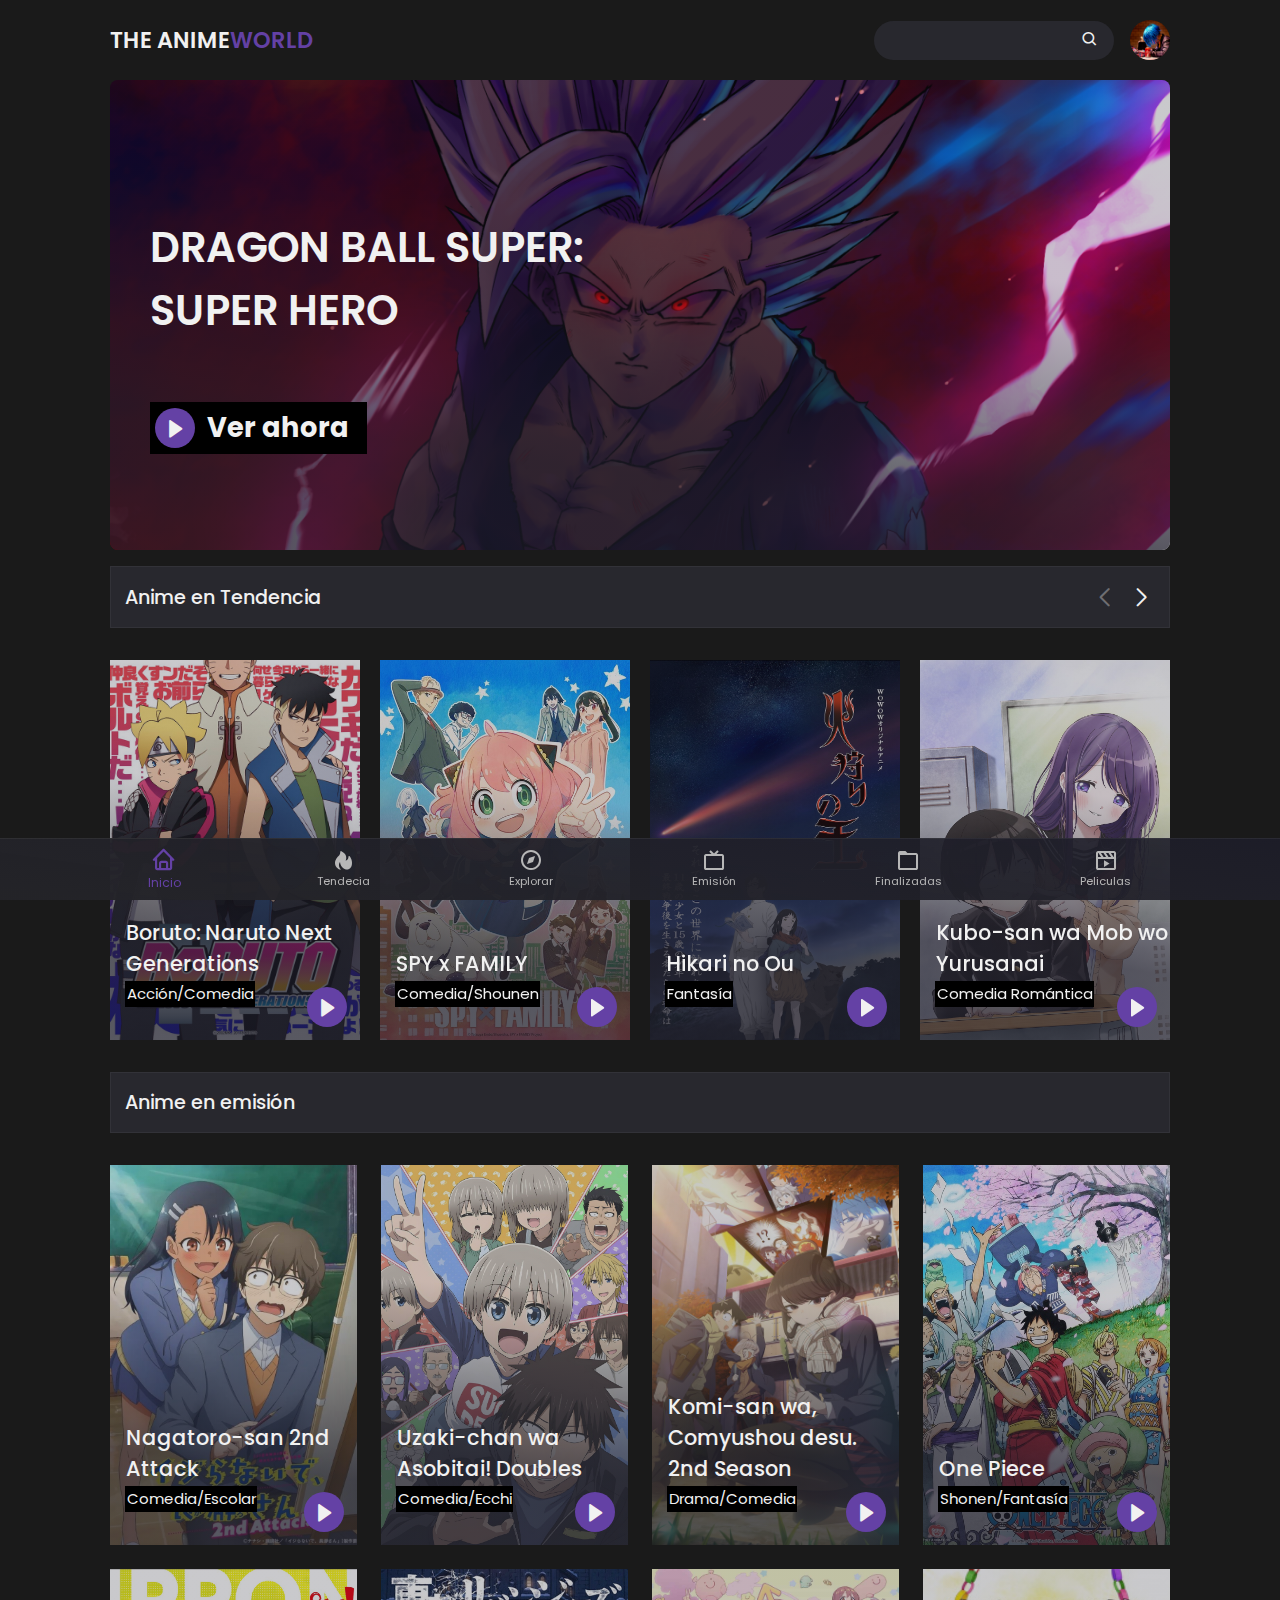
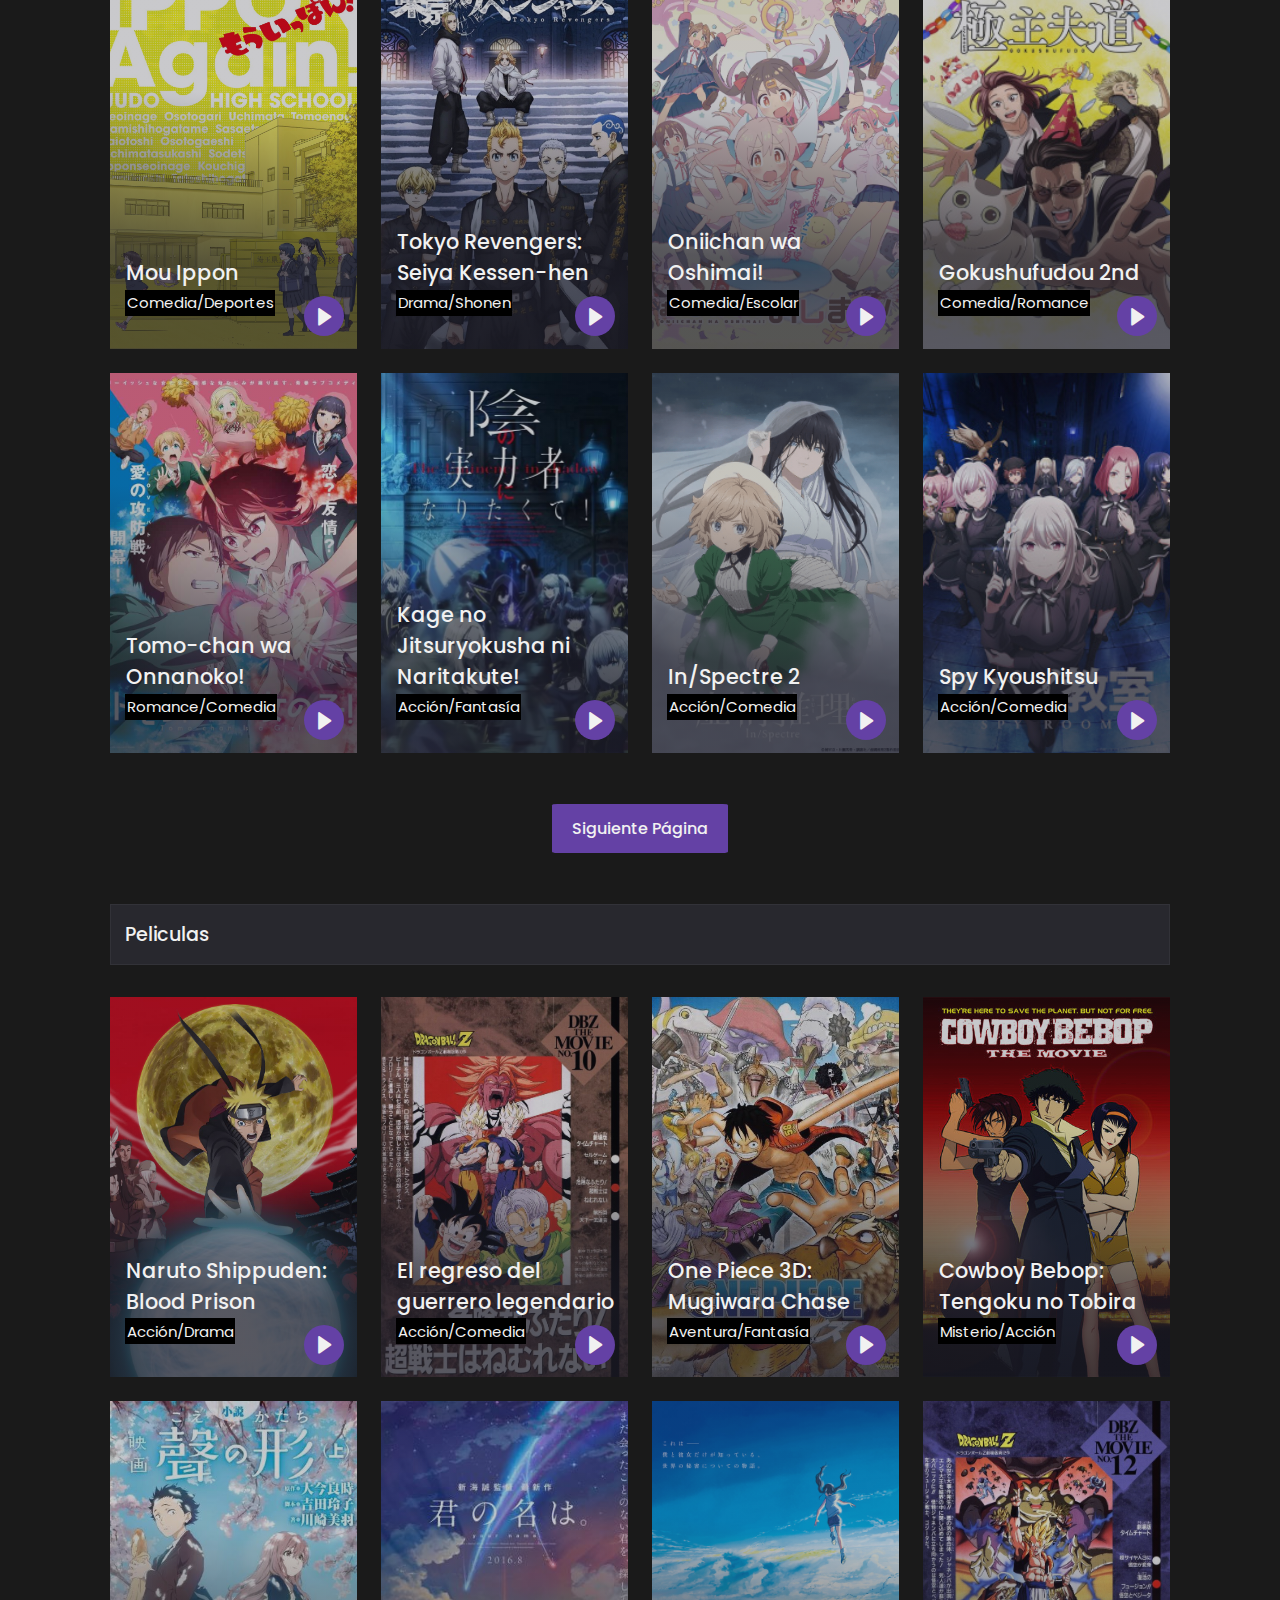
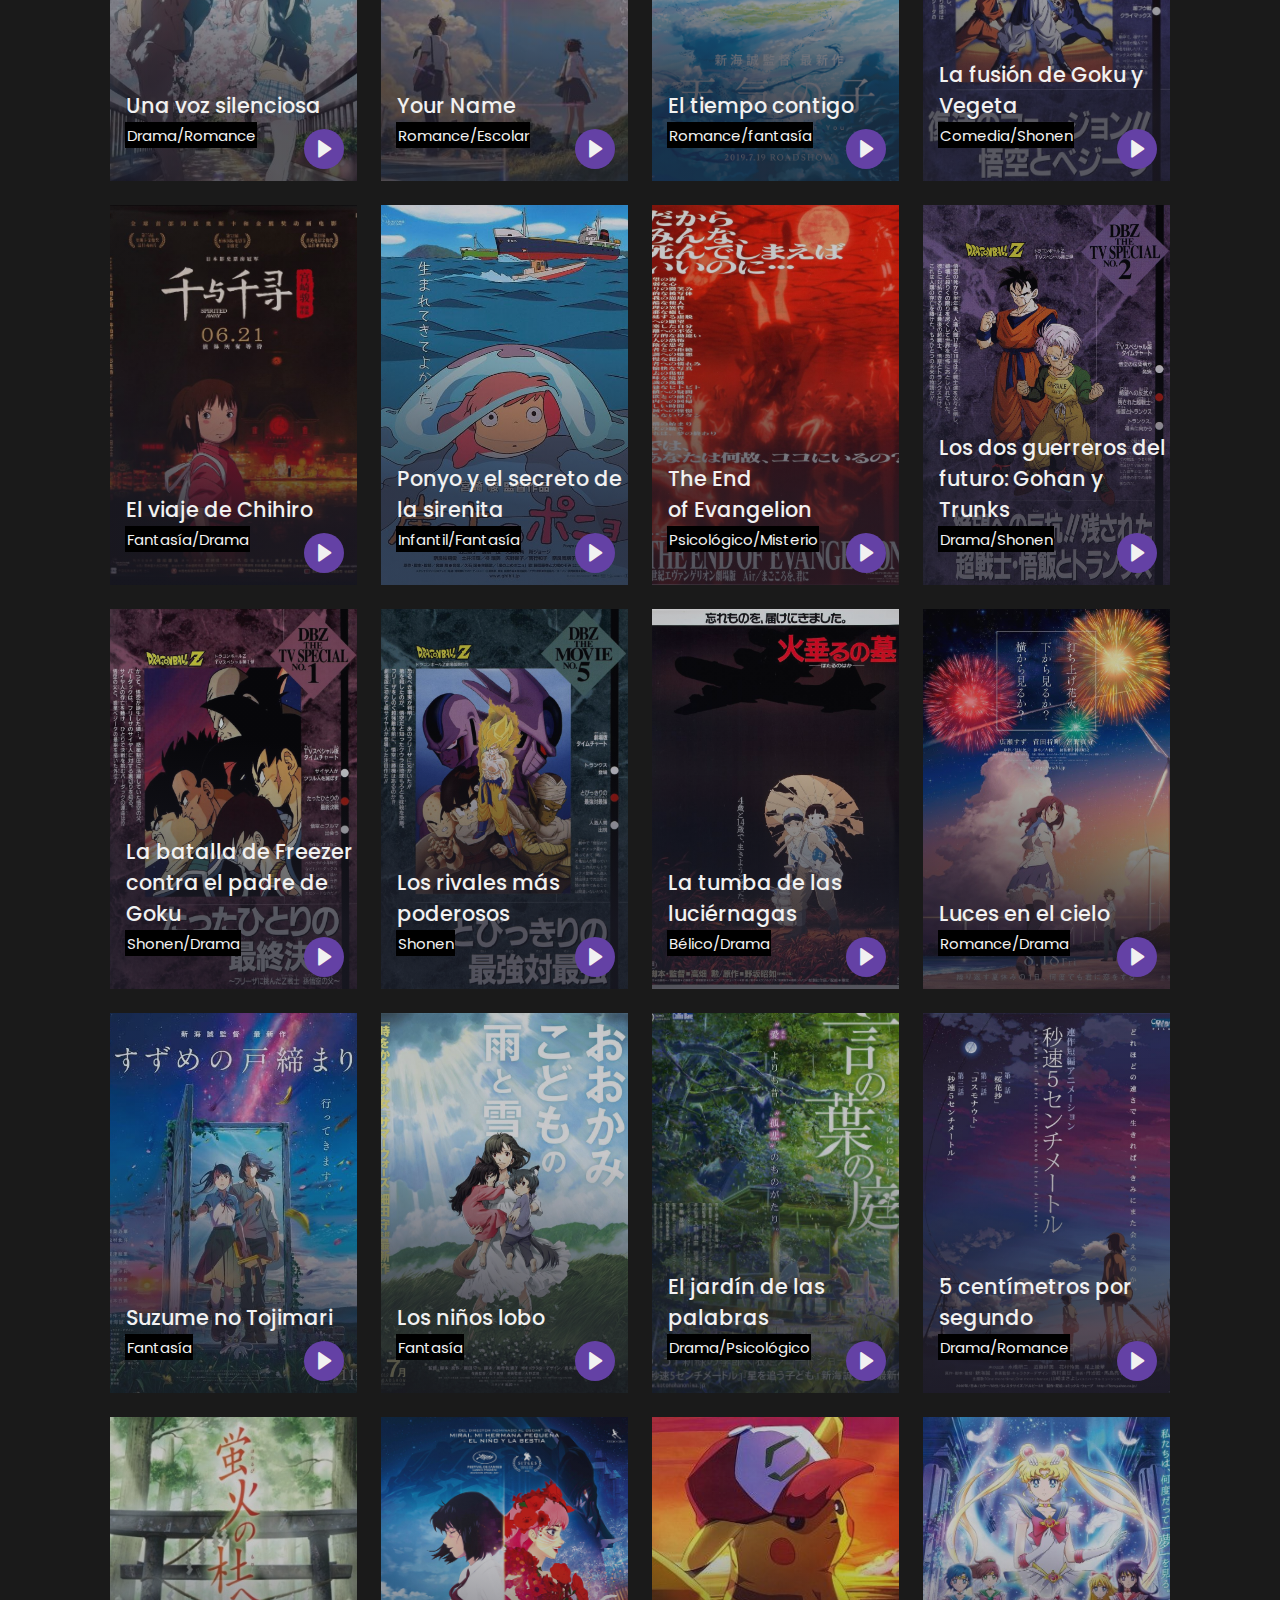
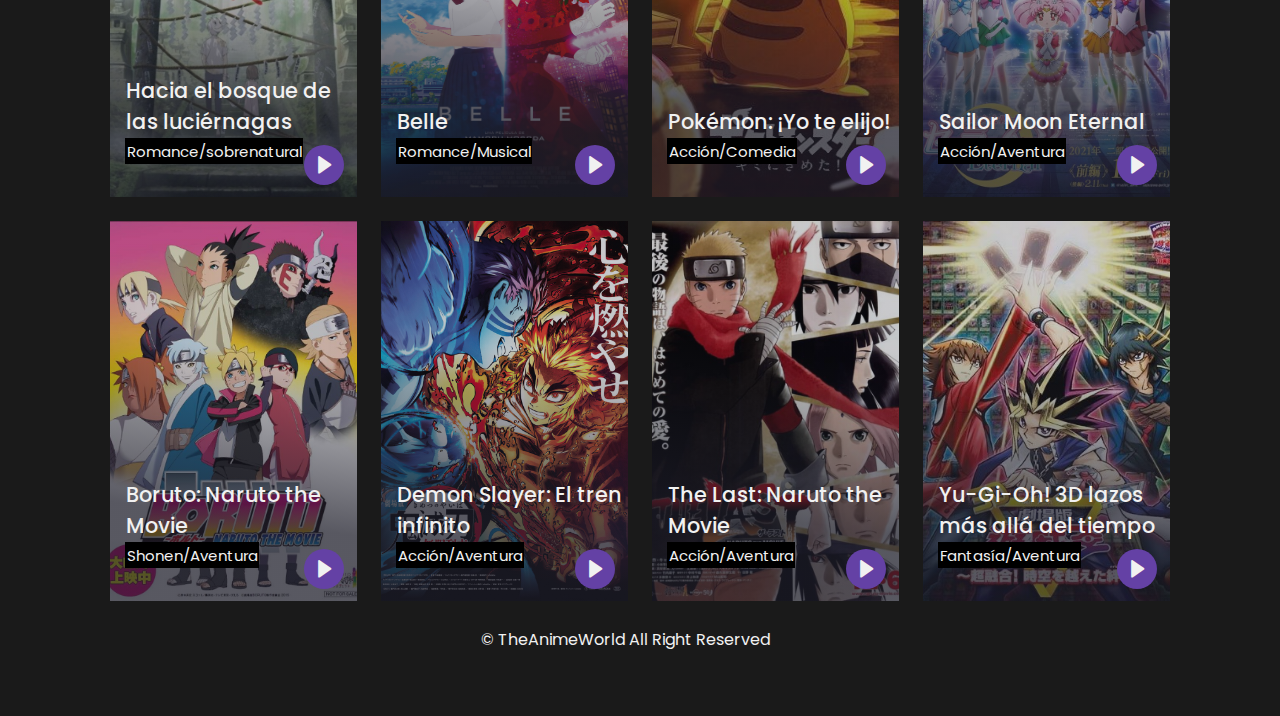
<file: index.html>
<!DOCTYPE html>
<html lang="es">
<head>
    <meta charset="UTF-8">
    <meta http-equiv="X-UA-Compatible" content="IE=edge">
    <meta name="viewport" content="width=device-width, initial-scale=1.0">
    <title>The Anime World</title>
    <!--CSS-->
    <link rel="stylesheet" href="/css/style.css">
    <!-- Link Swiper's CSS -->
    <link rel="stylesheet" href="css/swiper-bundle.min.css">
    <!--Fav Icon-->
    <link rel="apple-touch-icon" sizes="180x180" href="/favicon/apple-touch-icon.png">
    <link rel="icon" type="image/png" sizes="32x32" href="/favicon/favicon-32x32.png">
    <link rel="icon" type="image/png" sizes="16x16" href="favicon/favicon-16x16.png">
    <link rel="manifest" href="favicon/site.webmanifest">
    <!--Box Icons-->
    <link href='https://unpkg.com/boxicons@2.1.4/css/boxicons.min.css' rel='stylesheet'>
    <meta name="theme-color" content="#1a1a1a">
</head>
<body>
    <!-- Header -->

    <header>
        <!-- Nav -->
        <div class="nav container">
            <!-- Logo -->
            <a href="/index.html" class="logo">
                The Anime<span>World</span>
            </a>
            <!-- Search Box -->
            <div class="search-box">
                <input  type="text" name="" id="search-input" placeholder="">
                <i class='bx bx-search'></i>
            </div>

            <!-- User -->
            <a href="#" class="user">
                <img src="/image/user.jpg" alt="" class="user-img">
            </a>
            <!-- NavBar -->
            <div class="navbar">
                <a href="#home" class="nav-link nav-active">
                    <i class='bx bx-home' ></i>
                    <span class="nav-link-title">Inicio</span>
                </a>
                <a href="#popular" class="nav-link">
                    <i class='bx bxs-hot' ></i>
                    <span class="nav-link-title">Tendecia</span>
                </a>
                <a href="#explorer" class="nav-link">
                    <i class='bx bx-compass' ></i>
                    <span class="nav-link-title">Explorar</span>
                <a href="#emission" class="nav-link">
                    <i class='bx bx-tv' ></i>
                    <span class="nav-link-title">Emisión</span>
                </a>
                <a href="#finished" class="nav-link">
                    <i class='bx bx-folder' ></i>
                    <span class="nav-link-title">Finalizadas</span>
                </a>
                <a href="#movies" class="nav-link">
                    <i class='bx bx-movie-play' ></i>
                    <span class="nav-link-title">Peliculas</span>
                </a>
            </div>
        </div>
    </header>
    <!-- Home -->
    <section class="home container" id="home">
        <!-- Home Image -->
        <img src="/image/dragon ball cell 2022.jpg" alt="" class="home-img">
        <!-- Home Text -->
        <div class="home-text">
            <h1 class="home-title">DRAGON BALL SUPER:<br>SUPER HERO</h1>
            <a href="/sub-index/dragon-ball-super-super-hero.html" class="background-btn">
                <i class='bx bxs-right-arrow'></i>
                <h2>Ver ahora</h2>
            </a>
        </div>
    </section>
    <!-- End -->
    <!-- Popular section -->
    <section class="popular container" id="popular">
        <!-- Heading -->
        <div class="heading">
            <h2 class="heading-title">Anime en Tendencia</h2>
            <!-- Swiper Buttons -->
                <div class="swiper-btn">
                    <div class="swiper-button-prev"></div>
                    <div class="swiper-button-next"></div>
                </div>
        </div>
        <!-- Content -->
        <div class="popular-content swiper">
            <div class="swiper-wrapper">
                <!-- Anime Box 1 -->
                <div class="swiper-slide">
                    <div class="anime-box">
                        <img src="/image/boruto.jpg" alt="" class="anime-box-img">
                        <div class="box-text">
                            <h2 class="anime-title">Boruto: Naruto Next Generations</h2>
                            <span class="anime-type">Acción/Comedia</span>
                            <a href="/sub-index/Boruto.html" class="watch-btn play-btn">
                                <i class='bx bxs-right-arrow'></i>
                            </a>
                        </div>
                    </div>
                </div>
                <!-- Anime Box 2 -->
                <div class="swiper-slide">
                    <div class="anime-box">
                        <img src="/image/Spy x Family.jpg" alt="" class="anime-box-img">
                        <div class="box-text">
                            <h2 class="anime-title">SPY x FAMILY</h2>
                            <span class="anime-type">Comedia/Shounen</span>
                            <a href="/sub-index/spyxfamily.html" class="watch-btn play-btn">
                                <i class='bx bxs-right-arrow'></i>
                            </a>
                        </div>
                    </div>
                </div>
                <!-- Anime Box 3 -->
                <div class="swiper-slide">
                    <div class="anime-box">
                        <img src="/image/Hikari no Ou.jpg" alt="" class="anime-box-img">
                        <div class="box-text">
                            <h2 class="anime-title">Hikari no Ou</h2>
                            <span class="anime-type">Fantasía</span>
                            <a href="/sub-index/Hikari-no-Ou.html" class="watch-btn play-btn">
                                <i class='bx bxs-right-arrow'></i>
                            </a>
                        </div>
                    </div>
                </div>
                <!-- Anime Box 4 -->
                <div class="swiper-slide">
                    <div class="anime-box">
                        <img src="/image/kubo-san-wa-mob.jpg" alt="" class="anime-box-img">
                        <div class="box-text">
                            <h2 class="anime-title">Kubo-san wa Mob wo Yurusanai</h2>
                            <span class="anime-type">Comedia Romántica</span>
                            <a href="/sub-index/Kubo-san wa Mob wo Yurusanai.html" class="watch-btn play-btn">
                                <i class='bx bxs-right-arrow'></i>
                            </a>
                        </div>
                    </div>
                </div>
                <!-- Anime Box 5 -->
                <div class="swiper-slide">
                    <div class="anime-box">
                        <img src="/image/Vinland Saga Season 2.jpg" alt="" class="anime-box-img">
                        <div class="box-text">
                            <h2 class="anime-title">Vinland Saga Season 2</h2>
                            <span class="anime-type">Aventura/Drama</span>
                            <a href="/sub-index/Vinland Saga Season 2.html" class="watch-btn play-btn">
                                <i class='bx bxs-right-arrow'></i>
                            </a>
                        </div>
                    </div>
                </div>
                <!-- Anime Box 6 -->
                <div class="swiper-slide">
                    <div class="anime-box">
                        <img src="/image/Hajime no Ippo the fighting.jpg" alt="" class="anime-box-img">
                        <div class="box-text">
                            <h2 class="anime-title">Hajime no Ippo</h2>
                            <span class="anime-type">Deportes/Shounen</span>
                            <a href="#" target="_blank" class="watch-btn play-btn">
                                <i class='bx bxs-right-arrow'></i>
                            </a>
                        </div>
                    </div>
                </div>
                <!-- Anime Box 7 -->
                <div class="swiper-slide">
                    <div class="anime-box">
                        <img src="/image/Buddy Daddies.jpg" alt="" class="anime-box-img">
                        <div class="box-text">
                            <h2 class="anime-title">Buddy Daddies</h2>
                            <span class="anime-type">Acción/Comedia</span>
                            <a href="#" target="_blank" class="watch-btn play-btn">
                                <i class='bx bxs-right-arrow'></i>
                            </a>
                        </div>
                    </div>
                </div>
            </div>
        </div>
    </section>
    <!-- End -->

    <!-- emission Section -->
    <section class="emission container" id="emission">
         <!-- Heading Emission-->
        <div class="heading">
            <h2 class="heading-title">Anime en emisión</h2>
        </div>
        <!-- Anime Content -->
        <div class="anime-content-emi">
            <!-- Emission Box 1 -->
            <div class="anime-box-emi">
                <img src="/image/anime en emision/ijiranaide.jpg" alt="" class="anime-box-emi-img">
                    <div class="box-text-emi">
                        <h2 class="anime-title-emi">Nagatoro-san 2nd Attack</h2>
                        <span class="anime-type-emi">Comedia/Escolar</span>
                        <a href="/sub-index/Nagatoro-2nd.html" class="watch-btn play-btn-emi">
                          <i class='bx bxs-right-arrow'></i>
                        </a>
                    </div>
            </div>
            <!-- Emission Box 2 -->
            <div class="anime-box-emi">
                <img src="/image/anime en emision/Uzaki-Chan.jpg" alt="" class="anime-box-emi-img">
                    <div class="box-text-emi">
                        <h2 class="anime-title-emi">Uzaki-chan wa Asobitai! Doubles</h2>
                        <span class="anime-type-emi">Comedia/Ecchi</span>
                        <a href="/sub-index/Uzaki-chan-wa-Asobitai!-Doubles.html" class="watch-btn play-btn-emi">
                          <i class='bx bxs-right-arrow'></i>
                        </a>
                    </div>
            </div>
            <!-- Emission Box 3 -->
            <div class="anime-box-emi">
                <img src="/image/anime en emision/Komi-San.jpg" alt="" class="anime-box-emi-img">
                    <div class="box-text-emi">
                        <h2 class="anime-title-emi">Komi-san wa, Comyushou desu. 2nd Season</h2>
                        <span class="anime-type-emi">Drama/Comedia</span>
                        <a href="#" class="watch-btn play-btn-emi">
                          <i class='bx bxs-right-arrow'></i>
                        </a>
                    </div>
            </div>
            <!-- Emission Box 4 -->
            <div class="anime-box-emi">
                <img src="/image/anime en emision/one-piece.jpg" alt="" class="anime-box-emi-img">
                    <div class="box-text-emi">
                        <h2 class="anime-title-emi">One Piece</h2>
                        <span class="anime-type-emi">Shonen/Fantasía</span>
                        <a href="#" class="watch-btn play-btn-emi">
                          <i class='bx bxs-right-arrow'></i>
                        </a>
                    </div>
            </div>
            <!-- Emission Box 5 -->
            <div class="anime-box-emi">
                <img src="/image/anime en emision/Mou-Ippon.jpg" alt="" class="anime-box-emi-img">
                    <div class="box-text-emi">
                        <h2 class="anime-title-emi">Mou Ippon</h2>
                        <span class="anime-type-emi">Comedia/Deportes</span>
                        <a href="#" class="watch-btn play-btn-emi">
                          <i class='bx bxs-right-arrow'></i>
                        </a>
                    </div>
            </div>
            <!-- Emission Box 6 -->
            <div class="anime-box-emi">
                <img src="/image/anime en emision/Tokyo-Revengers.jpg" alt="" class="anime-box-emi-img">
                    <div class="box-text-emi">
                        <h2 class="anime-title-emi">Tokyo Revengers: Seiya Kessen-hen</h2>
                        <span class="anime-type-emi">Drama/Shonen</span>
                        <a href="#" class="watch-btn play-btn-emi">
                          <i class='bx bxs-right-arrow'></i>
                        </a>
                    </div>
            </div>
            <!-- Emission Box 7 -->
            <div class="anime-box-emi">
                <img src="/image/anime en emision/Onii-Chan-wa-Oshimai.jpg" alt="" class="anime-box-emi-img">
                    <div class="box-text-emi">
                        <h2 class="anime-title-emi">Oniichan wa Oshimai!</h2>
                        <span class="anime-type-emi">Comedia/Escolar</span>
                        <a href="#" class="watch-btn play-btn-emi">
                          <i class='bx bxs-right-arrow'></i>
                        </a>
                    </div>
            </div>
            <!-- Emission Box 8 -->
            <div class="anime-box-emi">
                <img src="/image/anime en emision/Gokushufudou-2nd.jpg" alt="" class="anime-box-emi-img">
                    <div class="box-text-emi">
                        <h2 class="anime-title-emi">Gokushufudou 2nd</h2>
                        <span class="anime-type-emi">Comedia/Romance</span>
                        <a href="#" class="watch-btn play-btn-emi">
                          <i class='bx bxs-right-arrow'></i>
                        </a>
                    </div>
            </div>
            <!-- Emission Box 9 -->
            <div class="anime-box-emi">
                <img src="/image/anime en emision/Tomo-Chan-wa-Onnanoko.jpg" alt="" class="anime-box-emi-img">
                    <div class="box-text-emi">
                        <h2 class="anime-title-emi">Tomo-chan wa Onnanoko!</h2>
                        <span class="anime-type-emi">Romance/Comedia</span>
                        <a href="#" class="watch-btn play-btn-emi">
                          <i class='bx bxs-right-arrow'></i>
                        </a>
                    </div>
            </div>
            <!-- Emission Box 10 -->
            <div class="anime-box-emi">
                <img src="/image/anime en emision/Kage-no-Jitsuryokusha.JPG" alt="" class="anime-box-emi-img">
                    <div class="box-text-emi">
                        <h2 class="anime-title-emi">Kage no Jitsuryokusha ni Naritakute!</h2>
                        <span class="anime-type-emi">Acción/Fantasía</span>
                        <a href="#" class="watch-btn play-btn-emi">
                          <i class='bx bxs-right-arrow'></i>
                        </a>
                    </div>
            </div>
            <!-- Emission Box 11 -->
            <div class="anime-box-emi">
                <img src="/image/anime en emision/In-Spectre.jpg" alt="" class="anime-box-emi-img">
                    <div class="box-text-emi">
                        <h2 class="anime-title">In/Spectre 2</h2>
                        <span class="anime-type-emi">Acción/Comedia</span>
                        <a href="#" class="watch-btn play-btn-emi">
                          <i class='bx bxs-right-arrow'></i>
                        </a>
                    </div>
            </div>
            <!-- Emission Box 12 -->
            <div class="anime-box-emi">
                <img src="/image/anime en emision/Spy-Kyoshitsu.jpg" alt="" class="anime-box-emi-img">
                    <div class="box-text-emi">
                        <h2 class="anime-title-emi">Spy Kyoushitsu</h2>
                        <span class="anime-type-emi">Acción/Comedia</span>
                        <a href="#" class="watch-btn play-btn-emi">
                          <i class='bx bxs-right-arrow'></i>
                        </a>
                    </div>
            </div>

        </div>
    </section>
    <!-- emission End -->
    <!-- Next Page -->
    <div class="next-page">
        <a href="#" class="next-btn">Siguiente Página</a>
    </div>
    <!-- Next Page End -->

    <!-- Movie -->
        <!-- Movie Section -->
    <section class="emission container" id="movies">
         <!-- Heading Movie-->
        <div class="heading">
            <h2 class="heading-title">Peliculas</h2>
        </div>
        <!-- Anime Content -->
        <div class="anime-content-emi">
            <!-- Movie Box 1 -->
            <div class="anime-box-emi">
                <img src="/image/peliculas/Naruto-S-B-P" alt="" class="anime-box-emi-img">
                    <div class="box-text-emi">
                        <h2 class="anime-title-emi">Naruto Shippuden: Blood Prison</h2>
                        <span class="anime-type-emi">Acción/Drama</span>
                        <a href="#" class="watch-btn play-btn-emi">
                          <i class='bx bxs-right-arrow'></i>
                        </a>
                    </div>
            </div>
            <!-- Movie Box 2 -->
            <div class="anime-box-emi">
                <img src="/image/peliculas/el-regreso-del-guerrero-legendario.JPG" alt="" class="anime-box-emi-img">
                    <div class="box-text-emi">
                        <h2 class="anime-title-emi">El regreso del guerrero legendario</h2>
                        <span class="anime-type-emi">Acción/Comedia</span>
                        <a href="/sub-index/movie-background.html" class="watch-btn play-btn-emi">
                          <i class='bx bxs-right-arrow'></i>
                        </a>
                    </div>
            </div>
            <!-- Movie Box 3 -->
            <div class="anime-box-emi">
                <img src="/image/peliculas/One-Piece-3D-Mugiwara-Chase.JPG" alt="" class="anime-box-emi-img">
                    <div class="box-text-emi">
                        <h2 class="anime-title-emi">One Piece 3D: Mugiwara Chase</h2>
                        <span class="anime-type-emi">Aventura/Fantasía</span>
                        <a href="#" class="watch-btn play-btn-emi">
                          <i class='bx bxs-right-arrow'></i>
                        </a>
                    </div>
            </div>
            <!-- Movie Box 4 -->
            <div class="anime-box-emi">
                <img src="/image/peliculas/CowBoy-BeBop.jpg" alt="" class="anime-box-emi-img">
                    <div class="box-text-emi">
                        <h2 class="anime-title-emi">Cowboy Bebop: Tengoku no Tobira</h2>
                        <span class="anime-type-emi">Misterio/Acción</span>
                        <a href="#" class="watch-btn play-btn-emi">
                          <i class='bx bxs-right-arrow'></i>
                        </a>
                    </div>
            </div>
            <!-- Movie Box 5 -->
            <div class="anime-box-emi">
                <img src="/image/peliculas/Koe-No-Katachi.JPG" alt="" class="anime-box-emi-img">
                    <div class="box-text-emi">
                        <h2 class="anime-title-emi">Una voz silenciosa</h2>
                        <span class="anime-type-emi">Drama/Romance</span>
                        <a href="#" class="watch-btn play-btn-emi">
                          <i class='bx bxs-right-arrow'></i>
                        </a>
                    </div>
            </div>
            <!-- Movie Box 6 -->
            <div class="anime-box-emi">
                <img src="/image/peliculas/kimi-no-Na-wa.jpg" alt="" class="anime-box-emi-img">
                    <div class="box-text-emi">
                        <h2 class="anime-title-emi">Your Name</h2>
                        <span class="anime-type-emi">Romance/Escolar</span>
                        <a href="#" class="watch-btn play-btn-emi">
                          <i class='bx bxs-right-arrow'></i>
                        </a>
                    </div>
            </div>
            <!-- Movie Box 7 -->
            <div class="anime-box-emi">
                <img src="/image/peliculas/Tenki-no-Ko.jpg" alt="" class="anime-box-emi-img">
                    <div class="box-text-emi">
                        <h2 class="anime-title-emi">El tiempo contigo</h2>
                        <span class="anime-type-emi">Romance/fantasía</span>
                        <a href="#" class="watch-btn play-btn-emi">
                          <i class='bx bxs-right-arrow'></i>
                        </a>
                    </div>
            </div>
            <!-- Movie Box 8 -->
            <div class="anime-box-emi">
                <img src="/image/peliculas/La-fusion-de-Goku-y-Vegeta.JPG" alt="" class="anime-box-emi-img">
                    <div class="box-text-emi">
                        <h2 class="anime-title-emi">La fusión de Goku y Vegeta</h2>
                        <span class="anime-type-emi">Comedia/Shonen</span>
                        <a href="#" class="watch-btn play-btn-emi">
                          <i class='bx bxs-right-arrow'></i>
                        </a>
                    </div>
            </div>
            <!-- Movie Box 9 -->
            <div class="anime-box-emi">
                <img src="/image/peliculas/Chihiro.JPG" alt="" class="anime-box-emi-img">
                    <div class="box-text-emi">
                        <h2 class="anime-title-emi">El viaje de Chihiro</h2>
                        <span class="anime-type-emi">Fantasía/Drama</span>
                        <a href="#" class="watch-btn play-btn-emi">
                          <i class='bx bxs-right-arrow'></i>
                        </a>
                    </div>
            </div>
            <!-- Movie Box 10 -->
            <div class="anime-box-emi">
                <img src="/image/peliculas/Ponyo.jpg" alt="" class="anime-box-emi-img">
                    <div class="box-text-emi">
                        <h2 class="anime-title-emi">Ponyo y el secreto de la sirenita</h2>
                        <span class="anime-type-emi">Infantil/Fantasía</span>
                        <a href="#" class="watch-btn play-btn-emi">
                          <i class='bx bxs-right-arrow'></i>
                        </a>
                    </div>
            </div>
            <!-- Movie Box 11 -->
            <div class="anime-box-emi">
                <img src="/image/peliculas/the-end-of-evangelion.jpg
                " alt="" class="anime-box-emi-img">
                    <div class="box-text-emi">
                        <h2 class="anime-title">The End <br> of Evangelion<br></h2>
                        <span class="anime-type-emi">Psicológico/Misterio</span>
                        <a href="#" class="watch-btn play-btn-emi">
                          <i class='bx bxs-right-arrow'></i>
                        </a>
                    </div>
            </div>
            <!-- Movie Box 12 -->
            <div class="anime-box-emi">
                <img src="/image/peliculas/gohan-to-trunks" alt="" class="anime-box-emi-img">
                    <div class="box-text-emi">
                        <h2 class="anime-title-emi">Los dos guerreros del futuro: Gohan y Trunks</h2>
                        <span class="anime-type-emi">Drama/Shonen</span>
                        <a href="#" class="watch-btn play-btn-emi">
                          <i class='bx bxs-right-arrow'></i>
                        </a>
                    </div>
            </div>


            <!-- Movie Box 13 -->
            <div class="anime-box-emi">
                <img src="/image/peliculas/bardock.jpg" alt="" class="anime-box-emi-img">
                    <div class="box-text-emi">
                        <h2 class="anime-title-emi">La batalla de Freezer contra el padre de Goku</h2>
                        <span class="anime-type-emi">Shonen/Drama</span>
                        <a href="#" class="watch-btn play-btn-emi">
                          <i class='bx bxs-right-arrow'></i>
                        </a>
                    </div>
            </div>
            <!-- Movie Box 14 -->
            <div class="anime-box-emi">
                <img src="/image/peliculas/cooler.jpg" alt="" class="anime-box-emi-img">
                    <div class="box-text-emi">
                        <h2 class="anime-title-emi">Los rivales más poderosos</h2>
                        <span class="anime-type-emi">Shonen</span>
                        <a href="#" class="watch-btn play-btn-emi">
                          <i class='bx bxs-right-arrow'></i>
                        </a>
                    </div>
            </div>
            <!-- Movie Box 15 -->
            <div class="anime-box-emi">
                <img src="/image/peliculas/La_tumba_de_las_luci_rnagas-128332096-large.jpg" alt="" class="anime-box-emi-img">
                    <div class="box-text-emi">
                        <h2 class="anime-title">La tumba de las luciérnagas</h2>
                        <span class="anime-type-emi">Bélico/Drama</span>
                        <a href="#" class="watch-btn play-btn-emi">
                          <i class='bx bxs-right-arrow'></i>
                        </a>
                    </div>
            </div>
            <!-- Movie Box 16 -->
            <div class="anime-box-emi">
                <img src="/image/peliculas/Luces_en_el_cielo-169642232-large.jpg" alt="" class="anime-box-emi-img">
                    <div class="box-text-emi">
                        <h2 class="anime-title-emi">Luces en el cielo</h2>
                        <span class="anime-type-emi">Romance/Drama</span>
                        <a href="#" class="watch-btn play-btn-emi">
                          <i class='bx bxs-right-arrow'></i>
                        </a>
                    </div>
            </div>
            <!-- Movie Box 17 -->
            <div class="anime-box-emi">
                <img src="/image/peliculas/Suzume-813023859-large.jpg" alt="" class="anime-box-emi-img">
                    <div class="box-text-emi">
                        <h2 class="anime-title-emi">Suzume no Tojimari</h2>
                        <span class="anime-type-emi">Fantasía</span>
                        <a href="#" class="watch-btn play-btn-emi">
                          <i class='bx bxs-right-arrow'></i>
                        </a>
                    </div>
            </div>
            <!-- Movie Box 18 -->
            <div class="anime-box-emi">
                <img src="/image/peliculas/ookami_kodomo_no_ame_to_yuki-996151011-large.jpg" alt="" class="anime-box-emi-img">
                    <div class="box-text-emi">
                        <h2 class="anime-title-emi">Los niños lobo</h2>
                        <span class="anime-type-emi">Fantasía</span>
                        <a href="#" class="watch-btn play-btn-emi">
                          <i class='bx bxs-right-arrow'></i>
                        </a>
                    </div>
            </div>
            <!-- Movie Box 19 -->
            <div class="anime-box-emi">
                <img src="/image/peliculas/El_jard_n_de_las_palabras-219051308-large.jpg" alt="" class="anime-box-emi-img">
                    <div class="box-text-emi">
                        <h2 class="anime-title">El jardín de las palabras</h2>
                        <span class="anime-type-emi">Drama/Psicológico</span>
                        <a href="#" class="watch-btn play-btn-emi">
                          <i class='bx bxs-right-arrow'></i>
                        </a>
                    </div>
            </div>
            <!-- Movie Box 20 -->
            <div class="anime-box-emi">
                <img src="/image/peliculas/5_cent_metros_por_segundo-476691093-large.jpg" alt="" class="anime-box-emi-img">
                    <div class="box-text-emi">
                        <h2 class="anime-title-emi">5 centímetros por segundo</h2>
                        <span class="anime-type-emi">Drama/Romance</span>
                        <a href="#" class="watch-btn play-btn-emi">
                          <i class='bx bxs-right-arrow'></i>
                        </a>
                    </div>
            </div>
            <!-- Movie Box 21 -->
            <div class="anime-box-emi">
                <img src="/image/peliculas/38229l-1.jpg" alt="" class="anime-box-emi-img">
                    <div class="box-text-emi">
                        <h2 class="anime-title-emi">Hacia el bosque de las luciérnagas</h2>
                        <span class="anime-type-emi">Romance/sobrenatural</span>
                        <a href="#" class="watch-btn play-btn-emi">
                          <i class='bx bxs-right-arrow'></i>
                        </a>
                    </div>
            </div>
            <!-- Movie Box 22 -->
            <div class="anime-box-emi">
                <img src="/image/peliculas/1902075.jpg" alt="" class="anime-box-emi-img">
                    <div class="box-text-emi">
                        <h2 class="anime-title-emi">Belle</h2>
                        <span class="anime-type-emi">Romance/Musical</span>
                        <a href="#" class="watch-btn play-btn-emi">
                          <i class='bx bxs-right-arrow'></i>
                        </a>
                    </div>
            </div>
            <!-- Movie Box 23 -->
            <div class="anime-box-emi">
                <img src="/image/peliculas/2a01201761776523a225d534d8dce334.jpg" alt="" class="anime-box-emi-img">
                    <div class="box-text-emi">
                        <h2 class="anime-title">Pokémon: ¡Yo te elijo!</h2>
                        <span class="anime-type-emi">Acción/Comedia</span>
                        <a href="#" class="watch-btn play-btn-emi">
                          <i class='bx bxs-right-arrow'></i>
                        </a>
                    </div>
            </div>
            <!-- Movie Box 24 -->
            <div class="anime-box-emi">
                <img src="/image/peliculas/gekijouban_bishojo_senshi_sailor_moon_eternal-226407165-large.jpg" alt="" class="anime-box-emi-img">
                    <div class="box-text-emi">
                        <h2 class="anime-title-emi">Sailor Moon Eternal</h2>
                        <span class="anime-type-emi">Acción/Aventura</span>
                        <a href="#" class="watch-btn play-btn-emi">
                          <i class='bx bxs-right-arrow'></i>
                        </a>
                    </div>
            </div>
            <!-- Movie Box 25 -->
            <div class="anime-box-emi">
                <img src="/image/peliculas/f8a65aef1802a41c13cd8fe78a387161.jpg" alt="" class="anime-box-emi-img">
                    <div class="box-text-emi">
                        <h2 class="anime-title-emi">Boruto: Naruto the Movie</h2>
                        <span class="anime-type-emi">Shonen/Aventura</span>
                        <a href="#" class="watch-btn play-btn-emi">
                          <i class='bx bxs-right-arrow'></i>
                        </a>
                    </div>
            </div>
            <!-- Movie Box 26 -->
            <div class="anime-box-emi">
                <img src="/image/peliculas/kimetsu_no_yaiba_mugen_ressha_hen_tv-637333814-large.jpg" alt="" class="anime-box-emi-img">
                    <div class="box-text-emi">
                        <h2 class="anime-title-emi">Demon Slayer: El tren infinito</h2>
                        <span class="anime-type-emi">Acción/Aventura</span>
                        <a href="#" class="watch-btn play-btn-emi">
                          <i class='bx bxs-right-arrow'></i>
                        </a>
                    </div>
            </div>
            <!-- Movie Box 27 -->
            <div class="anime-box-emi">
                <img src="/image/peliculas/naruto.jpg" alt="" class="anime-box-emi-img">
                    <div class="box-text-emi">
                        <h2 class="anime-title">The Last: Naruto the Movie</h2>
                        <span class="anime-type-emi">Acción/Aventura</span>
                        <a href="#" class="watch-btn play-btn-emi">
                          <i class='bx bxs-right-arrow'></i>
                        </a>
                    </div>
            </div>
            <!-- Movie Box 28 -->
            <div class="anime-box-emi">
                <img src="/image/peliculas/yu-gi-oh.JPG" alt="" class="anime-box-emi-img">
                    <div class="box-text-emi">
                        <h2 class="anime-title-emi">Yu-Gi-Oh! 3D lazos más allá del tiempo</h2>
                        <span class="anime-type-emi">Fantasía/Aventura</span>
                        <a href="#" class="watch-btn play-btn-emi">
                          <i class='bx bxs-right-arrow'></i>
                        </a>
                    </div>
            </div>
            

        </div>
    </section>
    <!-- Movie End -->

    <!-- Copyright -->
    <div class="copyright-sub3">
        <p>&#169; TheAnimeWorld All Right Reserved</p>
    </div>



    <!-- Swiper JS -->
    <script src="/js/swiper-bundle.min.js"></script>
    <!--JavaScript-->
    <script src="/js/main.js"></script>
</body>
</html>
</file>
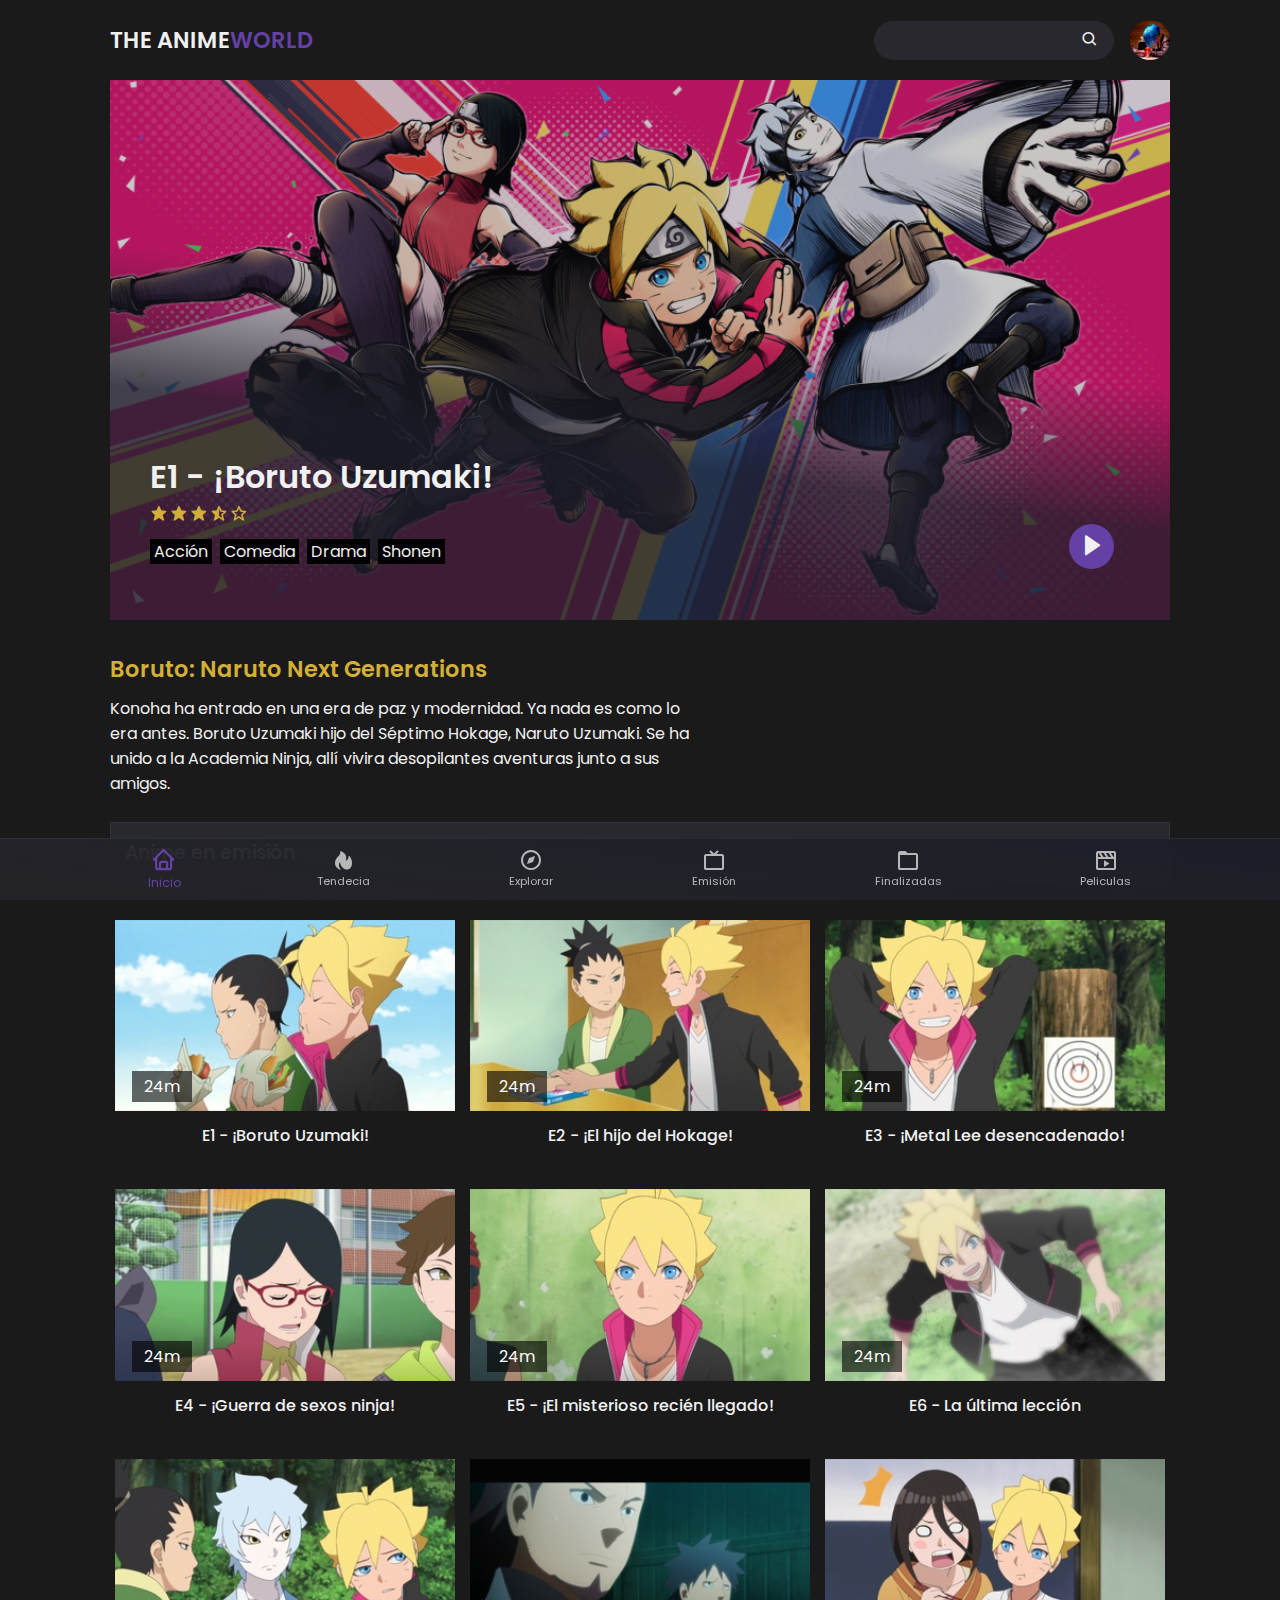
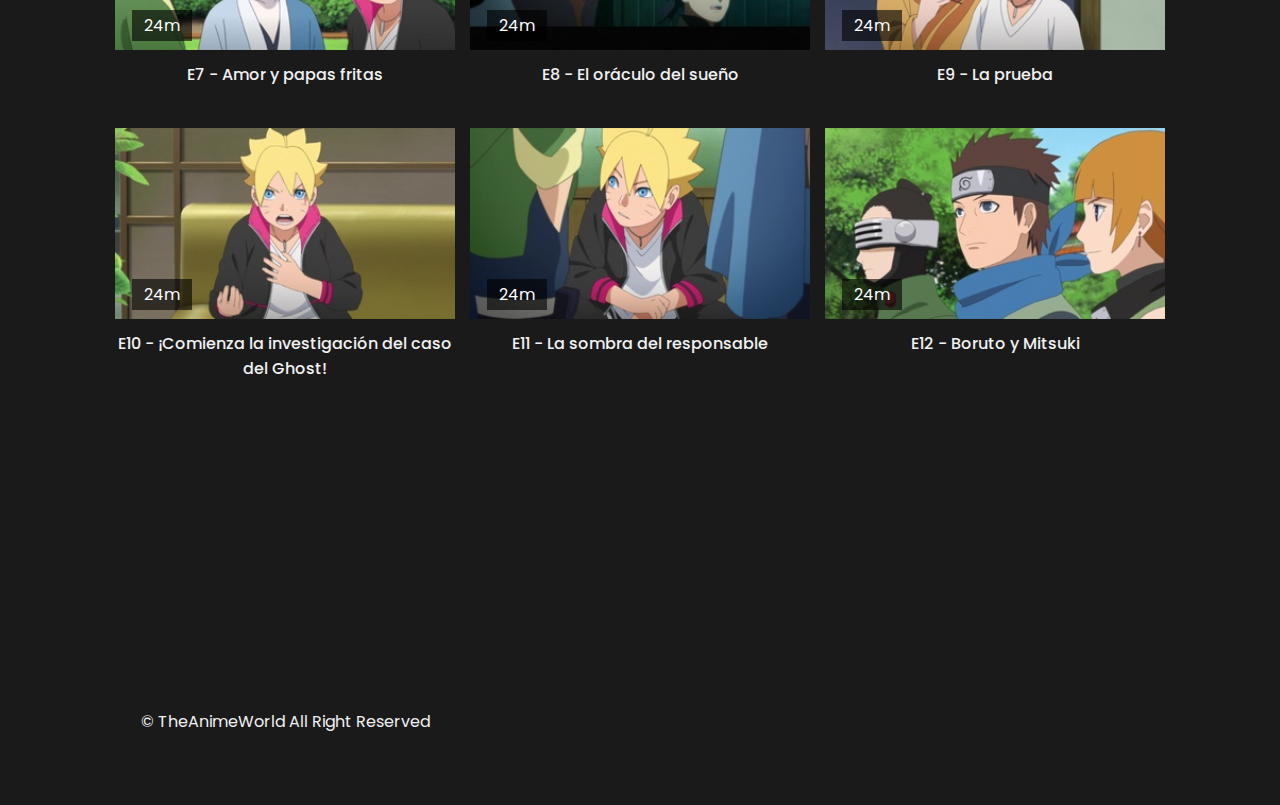
<file: sub-index/boruto-T1-E1.html>
<!DOCTYPE html>
<html lang="es">
<head>
    <meta charset="UTF-8">
    <meta http-equiv="X-UA-Compatible" content="IE=edge">
    <meta name="viewport" content="width=device-width, initial-scale=1.0">
    <title>E1 - ¡Boruto Uzumaki!</title>
    <!--CSS-->
    <link rel="stylesheet" href="/css/style.css">
    <!--Fav Icon-->
    <link rel="apple-touch-icon" sizes="180x180" href="/favicon/apple-touch-icon.png">
    <link rel="icon" type="image/png" sizes="32x32" href="/favicon/favicon-32x32.png">
    <link rel="icon" type="image/png" sizes="16x16" href="favicon/favicon-16x16.png">
    <link rel="manifest" href="favicon/site.webmanifest">
     <!-- Player Video Plyr -->
    <link rel="stylesheet" href="https://cdn.plyr.io/3.7.3/plyr.css" />
    <!--Box Icons-->
    <link href='https://unpkg.com/boxicons@2.1.4/css/boxicons.min.css' rel='stylesheet'>
</head>
<body>
    <!-- Header -->

    <header>
        <!-- Nav -->
        <div class="nav container">
            <!-- Logo -->
            <a href="/index.html" class="logo">
                The Anime<span>World</span>
            </a>
            <!-- Search Box -->
            <div class="search-box">
                <input type="search" name="" id="search-input" placeholder="">
                <i class='bx bx-search'></i>
            </div>
            <!-- User -->
            <a href="#" class="user">
                <img src="/image/user.jpg" alt="" class="user-img">
            </a>
            <!-- NavBar -->
            <div class="navbar">
                <a href="/index.html" class="nav-link nav-active">
                    <i class='bx bx-home' ></i>
                    <span class="nav-link-title">Inicio</span>
                </a>
                <a href="/index.html#popular" class="nav-link">
                    <i class='bx bxs-hot' ></i>
                    <span class="nav-link-title">Tendecia</span>
                </a>
                <a href="#explorer" class="nav-link">
                    <i class='bx bx-compass' ></i>
                    <span class="nav-link-title">Explorar</span>
                <a href="#emission" class="nav-link">
                    <i class='bx bx-tv' ></i>
                    <span class="nav-link-title">Emisión</span>
                </a>
                <a href="#finished" class="nav-link">
                    <i class='bx bx-folder' ></i>
                    <span class="nav-link-title">Finalizadas</span>
                </a>
                <a href="#movies" class="nav-link">
                    <i class='bx bx-movie-play' ></i>
                    <span class="nav-link-title">Peliculas</span>
                </a>
            </div>
        </div>
    </header>
    <!-- Play Container -->
    <div class="play-container container">
        <!-- Play Imag -->
        <img src="/image/play-page/play-background.jpg" alt="" class="play-img">
        <!-- Play Text -->
        <div class="play-text">
            <H2>E1 - ¡Boruto Uzumaki!</H2>
            <!-- Ratings Anime -->
            <div class="rating">
                <i class='bx bxs-star'></i>
                <i class='bx bxs-star'></i>
                <i class='bx bxs-star'></i>
                <i class='bx bxs-star-half' ></i>
                <i class='bx bx-star' ></i>
            </div>
            <!-- Tags -->
            <div class="tags">
                <span>Acción</span>
                <span>Comedia</span>
                <span>Drama</span>
                <span>Shonen</span>
            </div>
        </div>
        <!-- Play Btn -->
        <i class='bx bxs-right-arrow play-anime'></i>
        <!-- Video Container -->
        <div class="video-container">
        <!-- Video Box -->
            <div class="video-box">
                <video id="animetrailer" controls>
                    <source id="animetrailer" src="#" size="576"/>
                    <source id="animetrailer" src="#" size="720"/>
                    <source id="animetrailer" src="#" size="1080"/>
                </video>
        <!-- Close Anime Icon -->
                <i class='bx bx-x close-video'></i>
            </div>
        </div>
    </div>
    <!-- About -->
    <div class="about-anime container">
        <h2>Boruto: Naruto Next Generations</h2>
        <p>Konoha ha entrado en una era de paz y modernidad. Ya nada es como lo era antes. Boruto Uzumaki hijo del Séptimo Hokage, Naruto Uzumaki. Se ha unido a la Academia Ninja, allí vivira desopilantes aventuras junto a sus amigos.</p>
    </div>
    <!-- emission Section -->
    <section class="emission container" id="emission">
         <!-- Heading Emission-->
        <div class="heading">
            <h2 class="heading-title">Anime en emisión</h2>
        </div>
        <!-- Anime Content -->
        <div class="emission-content">
            <!-- Emission Box 1 -->
            <div class="emission-box">
                <a href="/sub-index/boruto-T1-E1.html"><img src="/image/catalog/Boruto/T1 E1.jpe" alt="" class="emission-box-img"></a>
                    <div class="emission-text">
                        <h2 class="emission-title">E1 - ¡Boruto Uzumaki!</h2>
                        <div class="duration-info">24m</div>
                    </div>
            </div>
            <!-- Emission Box 2 -->
            <div class="emission-box">
                <img src="/image/catalog/Boruto/T1 E2.jpe" alt="" class="emission-box-img">
                    <div class="emission-text">
                        <h2 class="emission-title">E2 - ¡El hijo del Hokage!</h2>
                        <div class="duration-info">24m</div>
                    </div>
            </div>
            <!-- Emission Box 3 -->
            <div class="emission-box">
                <img src="/image/catalog/Boruto/T1 E3.jpe" alt="" class="emission-box-img">
                    <div class="emission-text">
                        <h2 class="emission-title">E3 - ¡Metal Lee desencadenado!</h2>
                        <div class="duration-info">24m</div>
                    </div>
            </div>
            <!-- Emission Box 4 -->
            <div class="emission-box">
                <img src="/image/catalog/Boruto/T1 E4.jpe" alt="" class="emission-box-img">
                    <div class="emission-text">
                        <h2 class="emission-title">E4 - ¡Guerra de sexos ninja!</h2>
                        <div class="duration-info">24m</div>
                    </div>
            </div>
            <!-- Emission Box 5 -->
            <div class="emission-box">
                <img src="/image/catalog/Boruto/T1 E5.jpe" alt="" class="emission-box-img">
                    <div class="emission-text">
                        <h2 class="emission-title">E5 - ¡El misterioso recién llegado!</h2>
                        <div class="duration-info">24m</div>
                    </div>
            </div>
            <!-- Emission Box 6 -->
            <div class="emission-box">
                <img src="/image/catalog/Boruto/T1 E6.jpe" alt="" class="emission-box-img">
                    <div class="emission-text">
                        <h2 class="emission-title">E6 - La última lección</h2>
                        <div class="duration-info">24m</div>
                    </div>
            </div>
            <!-- Emission Box 7 -->
            <div class="emission-box">
                <img src="/image/catalog/Boruto/T1 E7.jpe" alt="" class="emission-box-img">
                    <div class="emission-text">
                        <h2 class="emission-title">E7 - Amor y papas fritas</h2>
                        <div class="duration-info">24m</div>
                    </div>
            </div>
            <!-- Emission Box 8 -->
            <div class="emission-box">
                <img src="/image/catalog/Boruto/T1 E8.jpe" alt="" class="emission-box-img">
                    <div class="emission-text">
                        <h2 class="emission-title">E8 - El oráculo del sueño</h2>
                        <div class="duration-info">24m</div>
                    </div>
            </div>
            <!-- Emission Box 9 -->
            <div class="emission-box">
                <img src="/image/catalog/Boruto/T1 E9.jpe" alt="" class="emission-box-img">
                    <div class="emission-text">
                        <h2 class="emission-title">E9 - La prueba</h2>
                        <div class="duration-info">24m</div>
                    </div>
            </div>
            <!-- Emission Box 10 -->
            <div class="emission-box">
                <img src="/image/catalog/Boruto/T1 E10.jpe" alt="" class="emission-box-img">
                    <div class="emission-text">
                        <h2 class="emission-title">E10 - ¡Comienza la investigación del caso del Ghost!</h2>
                        <div class="duration-info2">24m</div>
                    </div>
            </div>
            <!-- Emission Box 11 -->
            <div class="emission-box">
                <img src="/image/catalog/Boruto/T1 E11.jpe" alt="" class="emission-box-img">
                    <div class="emission-text">
                        <h2 class="emission-title">E11 - La sombra del responsable</h2>
                        <div class="duration-info">24m</div>
                        </a>
                    </div>
            </div>
            <!-- Emission Box 12 -->
            <div class="emission-box">
                <img src="/image/catalog/Boruto/T1 E12.jpe" alt="" class="emission-box-img">
                    <div class="emission-text">
                        <h2 class="emission-title">E12 - Boruto y Mitsuki</h2>
                        <div class="duration-info">24m</div>
                    </div>
            </div>
    <!-- Copyright -->
    <div class="copyright-sub">
        <p>&#169; TheAnimeWorld All Right Reserved</p>
    </div>

    <!-- Plyr JavaScript -->
    <script src="https://cdn.plyr.io/3.7.3/plyr.polyfilled.js"></script>
    <!-- Swiper JS -->
    <script src="/js/swiper-bundle.min.js"></script>
    <!--JavaScript-->
    <script src="/js/main.js"></script>
</body>
</html>
</file>
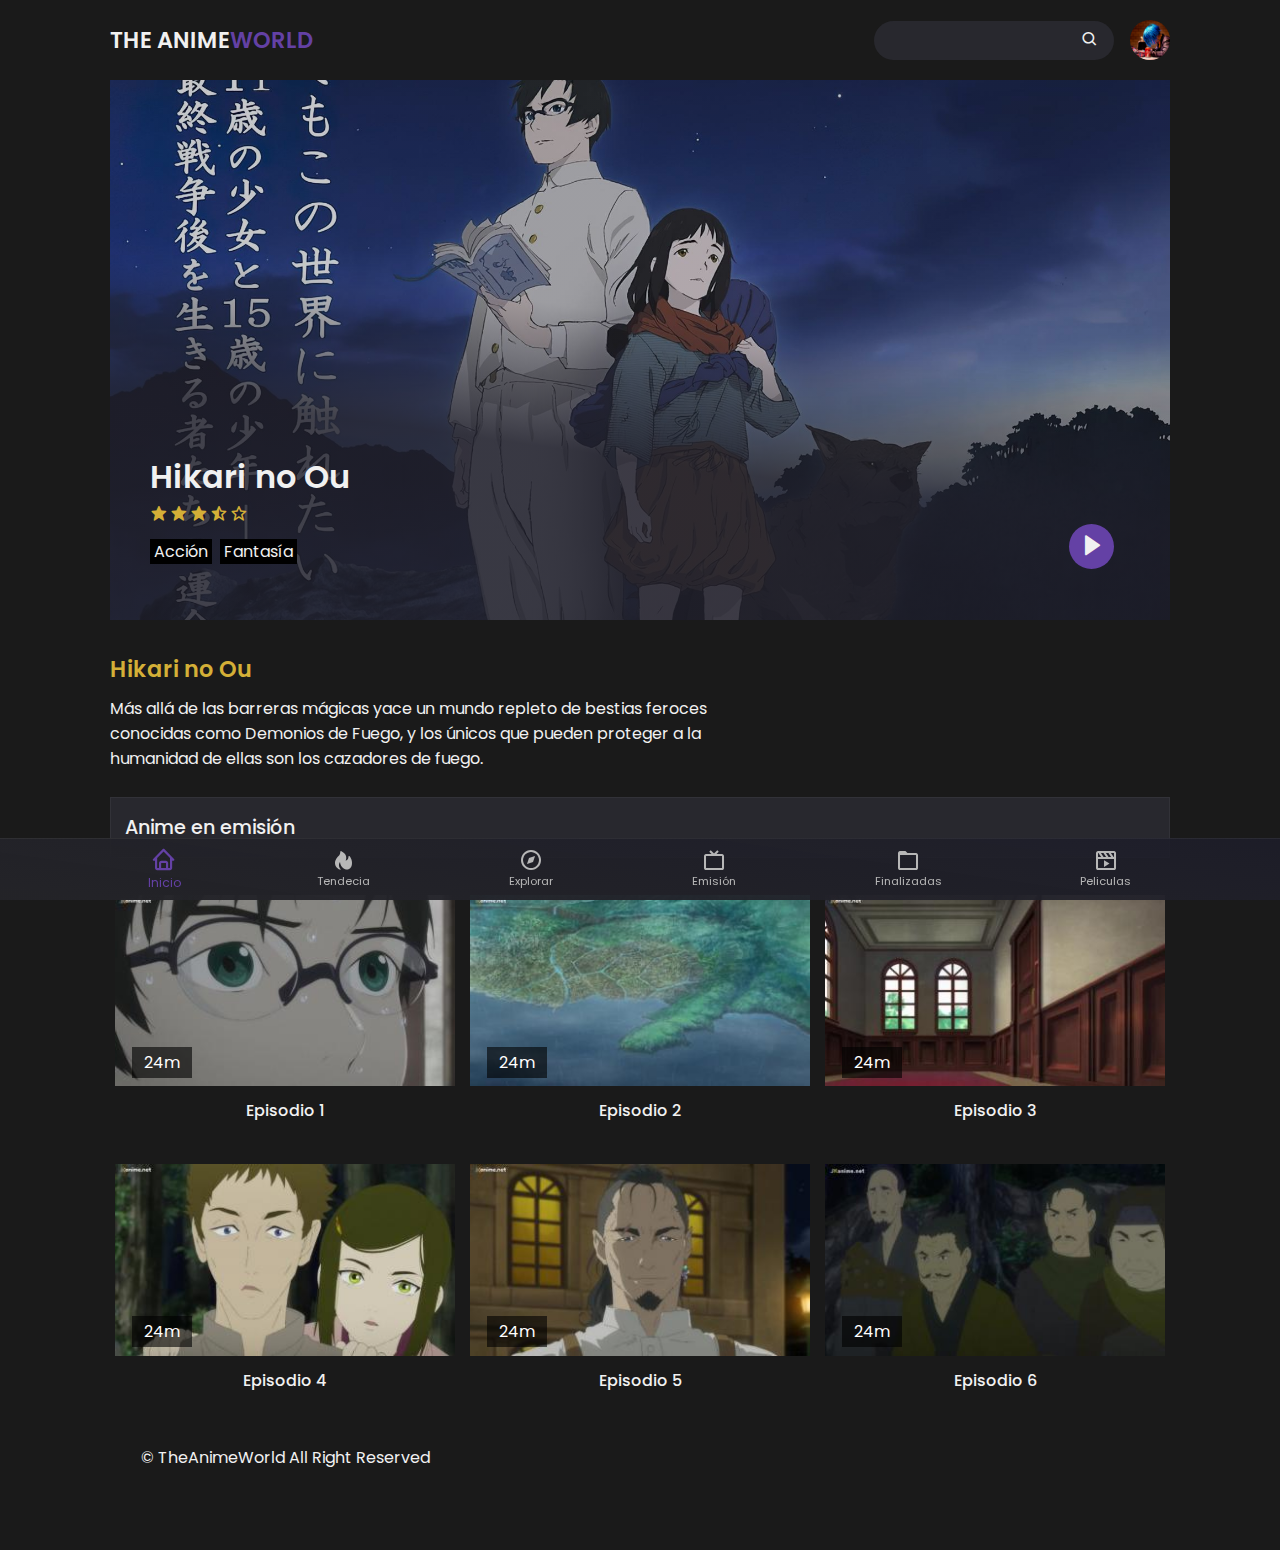
<file: sub-index/Hikari-no-Ou.html>
<!DOCTYPE html>
<html lang="es">
<head>
    <meta charset="UTF-8">
    <meta http-equiv="X-UA-Compatible" content="IE=edge">
    <meta name="viewport" content="width=device-width, initial-scale=1.0">
    <title>Hikari no Ou</title>
    <!--CSS-->
    <link rel="stylesheet" href="/css/style.css">
    <!--Fav Icon-->
    <link rel="apple-touch-icon" sizes="180x180" href="/favicon/apple-touch-icon.png">
    <link rel="icon" type="image/png" sizes="32x32" href="/favicon/favicon-32x32.png">
    <link rel="icon" type="image/png" sizes="16x16" href="favicon/favicon-16x16.png">
    <link rel="manifest" href="favicon/site.webmanifest">
    <!-- Player Video Plyr -->
    <link rel="stylesheet" href="https://cdn.plyr.io/3.7.3/plyr.css" />
    <!--Box Icons-->
    <link href='https://unpkg.com/boxicons@2.1.4/css/boxicons.min.css' rel='stylesheet'>
</head>
<body>
    <!-- Header -->

    <header>
        <!-- Nav -->
        <div class="nav container">
            <!-- Logo -->
            <a href="/index.html" class="logo">
                The Anime<span>World</span>
            </a>
            <!-- Search Box -->
            <div class="search-box">
                <input type="text" name="" id="search-input" placeholder="">
                <i class='bx bx-search'></i>
            </div>
            <!-- User -->
            <a href="#" class="user">
                <img src="/image/user.jpg" alt="" class="user-img">
            </a>
            <!-- NavBar -->
            <div class="navbar">
                <a href="/index.html" class="nav-link nav-active">
                    <i class='bx bx-home' ></i>
                    <span class="nav-link-title">Inicio</span>
                </a>
                <a href="/index.html#popular" class="nav-link">
                    <i class='bx bxs-hot' ></i>
                    <span class="nav-link-title">Tendecia</span>
                </a>
                <a href="#explorer" class="nav-link">
                    <i class='bx bx-compass' ></i>
                    <span class="nav-link-title">Explorar</span>
                <a href="#emission" class="nav-link">
                    <i class='bx bx-tv' ></i>
                    <span class="nav-link-title">Emisión</span>
                </a>
                <a href="#finished" class="nav-link">
                    <i class='bx bx-folder' ></i>
                    <span class="nav-link-title">Finalizadas</span>
                </a>
                <a href="#movies" class="nav-link">
                    <i class='bx bx-movie-play' ></i>
                    <span class="nav-link-title">Peliculas</span>
                </a>
            </div>
        </div>
    </header>
    <!-- Play Container -->
    <div class="play-container container">
        <!-- Play Imag -->
        <img src="/image/play-page/Hikari-no-Ou_play-background.jpg" alt="" class="play-img">
        <!-- Play Text -->
        <div class="play-text">
            <H2>Hikari no Ou</H2>
            <!-- Ratings Anime -->
            <div class="rating">
                <i class='bx bxs-star'></i>
                <i class='bx bxs-star'></i>
                <i class='bx bxs-star'></i>
                <i class='bx bxs-star-half' ></i>
                <i class='bx bx-star' ></i>
            </div>
            <!-- Tags -->
            <div class="tags">
                <span>Acción</span>
                <span>Fantasía</span>
            </div>
        </div>
        <!-- Play Btn -->
        <i class='bx bxs-right-arrow play-anime'></i>
        <!-- Video Container -->
        <div class="video-container">
        <!-- Video Box -->
            <div class="video-box">
                <video id="animetrailer" controls>
                <source id="animetrailer" src="#" size="576"/>
                <source id="animetrailer" src="#" size="720"/>
                <source id="animetrailer" src="#" size="1080"/>
                </video>
        <!-- Close Anime Icon -->
                <i class='bx bx-x close-video'></i>
            </div>
        </div>
    </div>
    <!-- About -->
    <div class="about-anime container">
        <h2>Hikari no Ou</h2>
        <p>Más allá de las barreras mágicas yace un mundo repleto de bestias feroces conocidas como Demonios de Fuego, y los únicos que pueden proteger a la humanidad de ellas son los cazadores de fuego.</p>
    </div>
    <!-- emission Section -->
    <section class="emission container" id="emission">
         <!-- Heading Emission-->
        <div class="heading">
            <h2 class="heading-title">Anime en emisión</h2>
        </div>
        <!-- Anime Content -->
        <div class="emission-content">
            <!-- Emission Box 1 -->
            <div class="emission-box">
                <a href="/sub-index/"><img src="/image/catalog/Hikari no Ou/T1 E1.jpg" alt="" class="emission-box-img"></a>
                    <div class="emission-text">
                        <h2 class="emission-title">Episodio 1</h2>
                        <div class="duration-info">24m</div>
                    </div>
            </div>
            <!-- Emission Box 2 -->
            <div class="emission-box">
                <img src="/image/catalog/Hikari no Ou/T1 E2.jpg" alt="" class="emission-box-img">
                    <div class="emission-text">
                        <h2 class="emission-title">Episodio 2</h2>
                        <div class="duration-info">24m</div>
                    </div>
            </div>
            <!-- Emission Box 3 -->
            <div class="emission-box">
                <img src="/image/catalog/Hikari no Ou/T1 E3.jpg" alt="" class="emission-box-img">
                    <div class="emission-text">
                        <h2 class="emission-title">Episodio 3</h2>
                        <div class="duration-info">24m</div>
                    </div>
            </div>
            <!-- Emission Box 4 -->
            <div class="emission-box">
                <img src="/image/catalog/Hikari no Ou/T1 E4.jpg" alt="" class="emission-box-img">
                    <div class="emission-text">
                        <h2 class="emission-title">Episodio 4</h2>
                        <div class="duration-info">24m</div>
                    </div>
            </div>
            <!-- Emission Box 5 -->
            <div class="emission-box">
                <img src="/image/catalog//Hikari no Ou/T1 E5.jpg" alt="" class="emission-box-img">
                    <div class="emission-text">
                        <h2 class="emission-title">Episodio 5</h2>
                        <div class="duration-info">24m</div>
                    </div>
            </div>
            <!-- Emission Box 6 -->
            <div class="emission-box">
                <img src="/image/catalog/Hikari no Ou/T1 E6.jpg" alt="" class="emission-box-img">
                    <div class="emission-text">
                        <h2 class="emission-title">Episodio 6</h2>
                        <div class="duration-info">24m</div>
                    </div>
            </div>
    <!-- Copyright -->
    <div class="copyright1">
        <p>&#169; TheAnimeWorld All Right Reserved</p>
    </div>

    <!-- Plyr JavaScript -->
    <script src="https://cdn.plyr.io/3.7.3/plyr.polyfilled.js"></script>
    <!-- Swiper JS -->
    <script src="/js/swiper-bundle.min.js"></script>
    <!--JavaScript-->
    <script src="/js/main.js"></script>
</body>
</html>
</file>
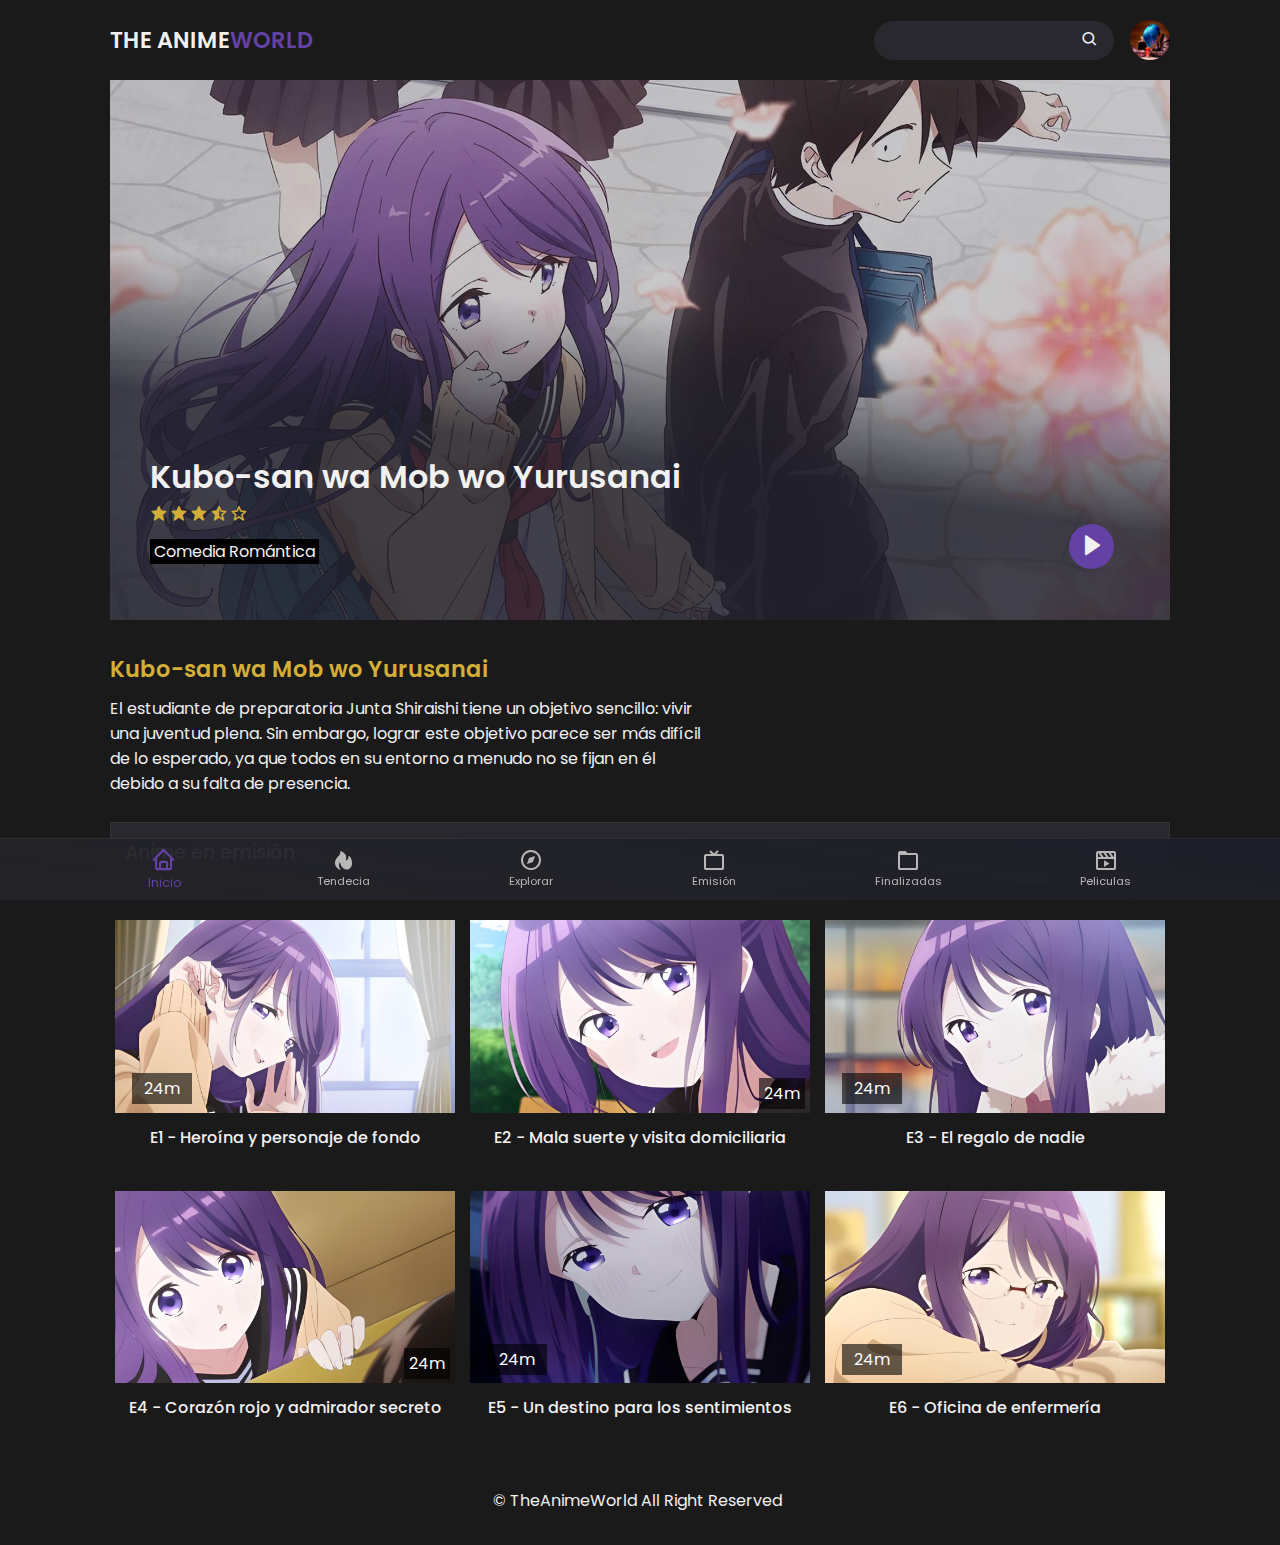
<file: sub-index/Kubo-san wa Mob wo Yurusanai.html>
<!DOCTYPE html>
<html lang="es">
<head>
    <meta charset="UTF-8">
    <meta http-equiv="X-UA-Compatible" content="IE=edge">
    <meta name="viewport" content="width=device-width, initial-scale=1.0">
    <title>Kubo-san wa Mob wo Yurusanai</title>
    <!--CSS-->
    <link rel="stylesheet" href="/css/style.css">
    <!--Fav Icon-->
    <link rel="apple-touch-icon" sizes="180x180" href="/favicon/apple-touch-icon.png">
    <link rel="icon" type="image/png" sizes="32x32" href="/favicon/favicon-32x32.png">
    <link rel="icon" type="image/png" sizes="16x16" href="favicon/favicon-16x16.png">
    <link rel="manifest" href="favicon/site.webmanifest">
    <!-- Player Video Plyr -->
    <link rel="stylesheet" href="https://cdn.plyr.io/3.7.3/plyr.css" />
    <!--Box Icons-->
    <link href='https://unpkg.com/boxicons@2.1.4/css/boxicons.min.css' rel='stylesheet'>
</head>
<body>
    <!-- Header -->

    <header>
        <!-- Nav -->
        <div class="nav container">
            <!-- Logo -->
            <a href="/index.html" class="logo">
                The Anime<span>World</span>
            </a>
            <!-- Search Box -->
            <div class="search-box">
                <input type="text" name="" id="search-input" placeholder="">
                <i class='bx bx-search'></i>
            </div>
            <!-- User -->
            <a href="#" class="user">
                <img src="/image/user.jpg" alt="" class="user-img">
            </a>
            <!-- NavBar -->
            <div class="navbar">
                <a href="/index.html" class="nav-link nav-active">
                    <i class='bx bx-home' ></i>
                    <span class="nav-link-title">Inicio</span>
                </a>
                <a href="/index.html#popular" class="nav-link">
                    <i class='bx bxs-hot' ></i>
                    <span class="nav-link-title">Tendecia</span>
                </a>
                <a href="#explorer" class="nav-link">
                    <i class='bx bx-compass' ></i>
                    <span class="nav-link-title">Explorar</span>
                <a href="#emission" class="nav-link">
                    <i class='bx bx-tv' ></i>
                    <span class="nav-link-title">Emisión</span>
                </a>
                <a href="#finished" class="nav-link">
                    <i class='bx bx-folder' ></i>
                    <span class="nav-link-title">Finalizadas</span>
                </a>
                <a href="#movies" class="nav-link">
                    <i class='bx bx-movie-play' ></i>
                    <span class="nav-link-title">Peliculas</span>
                </a>
            </div>
        </div>
    </header>
    <!-- Play Container -->
    <div class="play-container container">
        <!-- Play Imag -->
        <img src="/image/play-page/portada_kubo-san-wa-mob-background.jpg" alt="" class="play-img">
        <!-- Play Text -->
        <div class="play-text">
            <H2>Kubo-san wa Mob wo Yurusanai</H2>
            <!-- Ratings Anime -->
            <div class="rating">
                <i class='bx bxs-star'></i>
                <i class='bx bxs-star'></i>
                <i class='bx bxs-star'></i>
                <i class='bx bxs-star-half' ></i>
                <i class='bx bx-star' ></i>
            </div>
            <!-- Tags -->
            <div class="tags">
                <span>Comedia Romántica</span>
            </div>
        </div>
        <!-- Play Btn -->
        <i class='bx bxs-right-arrow play-anime'></i>
        <!-- Video Container -->
        <div class="video-container">
        <!-- Video Box -->
            <div class="video-box">
                <video id="animetrailer" src="" controls></video>
        <!-- Close Anime Icon -->
                <i class='bx bx-x close-video'></i>
            </div>
        </div>
    </div>
    <!-- About -->
    <div class="about-anime container">
        <h2>Kubo-san wa Mob wo Yurusanai</h2>
        <p>El estudiante de preparatoria Junta Shiraishi tiene un objetivo sencillo: vivir una juventud plena. Sin embargo, lograr este objetivo parece ser más difícil de lo esperado, ya que todos en su entorno a menudo no se fijan en él debido a su falta de presencia.</p>
    </div>
    <!-- emission Section -->
    <section class="emission container" id="emission">
         <!-- Heading Emission-->
        <div class="heading">
            <h2 class="heading-title">Anime en emisión</h2>
        </div>
        <!-- Anime Content -->
        <div class="emission-content">
            <!-- Emission Box 1 -->
            <div class="emission-box">
                <a href="#"><img src="/image/catalog/kubo-san/1.jpg" alt="" class="emission-box-img"></a>
                    <div class="emission-text">
                        <h2 class="emission-title">E1 - Heroína y personaje de fondo</h2>
                        <div class="duration-info">24m</div>
                    </div>
            </div>
            <!-- Emission Box 2 -->
            <div class="emission-box">
                <img src="/image/catalog/kubo-san/2.jpg" alt="" class="emission-box-img">
                    <div class="emission-text">
                        <h2 class="emission-title">E2 - Mala suerte y visita domiciliaria</h2>
                        <div class="duration-info6">24m</div>
                    </div>
            </div>
            <!-- Emission Box 3 -->
            <div class="emission-box">
                <img src="/image/catalog/kubo-san/3.jpg" alt="" class="emission-box-img">
                    <div class="emission-text">
                        <h2 class="emission-title">E3 - El regalo de nadie</h2>
                        <div class="duration-info">24m</div>
                    </div>
            </div>
            <!-- Emission Box 4 -->
            <div class="emission-box">
                <img src="/image/catalog/kubo-san/4.jpg" alt="" class="emission-box-img">
                    <div class="emission-text">
                        <h2 class="emission-title">E4 - Corazón rojo y admirador secreto</h2>
                        <div class="duration-info6">24m</div>
                    </div>
            </div>
            <!-- Emission Box 5 -->
            <div class="emission-box">
                <img src="/image/catalog/kubo-san/5.jpg" alt="" class="emission-box-img">
                    <div class="emission-text">
                        <h2 class="emission-title">E5 - Un destino para los sentimientos</h2>
                        <div class="duration-info">24m</div>
                    </div>
            </div>
            <!-- Emission Box 6 -->
            <div class="emission-box">
                <img src="/image/catalog/kubo-san/6.jpg" alt="" class="emission-box-img">
                    <div class="emission-text">
                        <h2 class="emission-title">E6 - Oficina de enfermería</h2>
                        <div class="duration-info">24m</div>
                    </div>
            </div>
    <!-- Copyright -->
    <div class="copyright-sub5">
        <p>&#169; TheAnimeWorld All Right Reserved</p>
    </div>

    <!-- Plyr JavaScript -->
    <script src="https://cdn.plyr.io/3.7.3/plyr.polyfilled.js"></script>
    <!-- Swiper JS -->
    <script src="/js/swiper-bundle.min.js"></script>
    <!--JavaScript-->
    <script src="/js/main.js"></script>
</body>
</html>
</file>
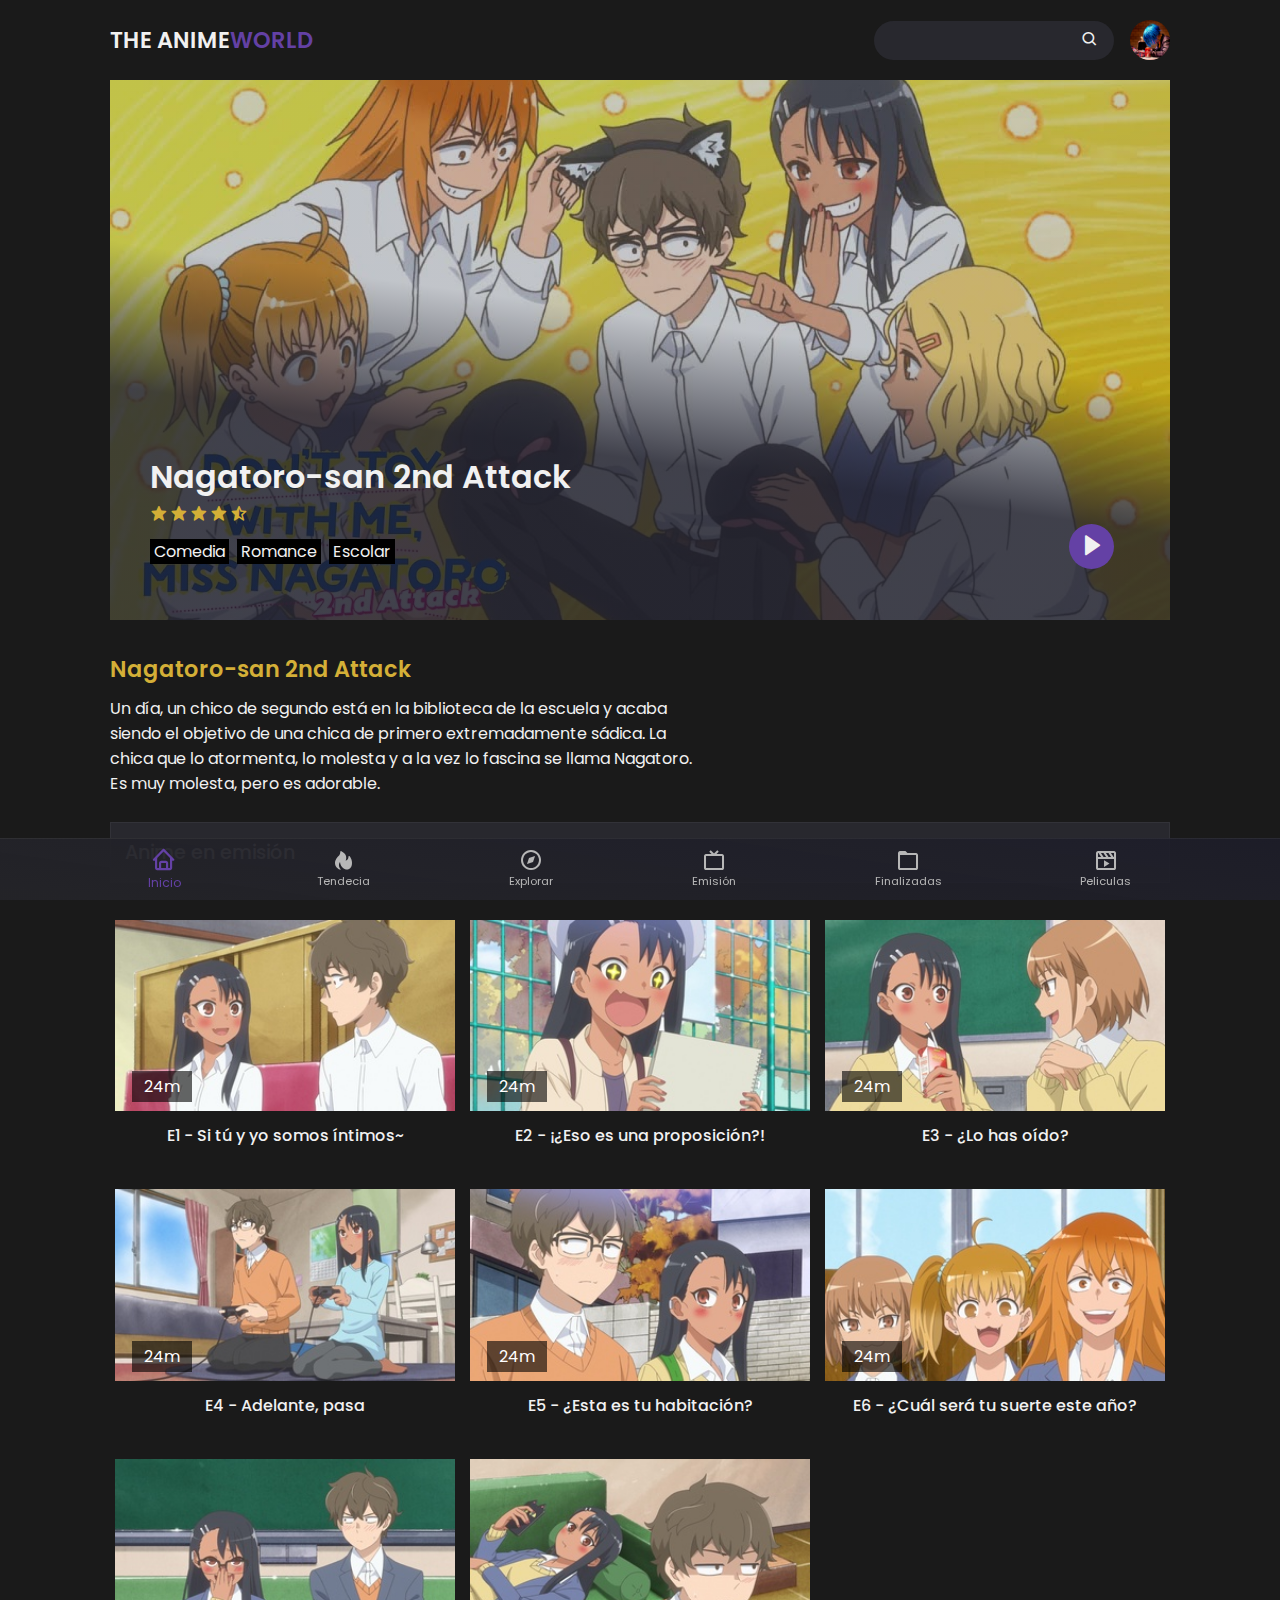
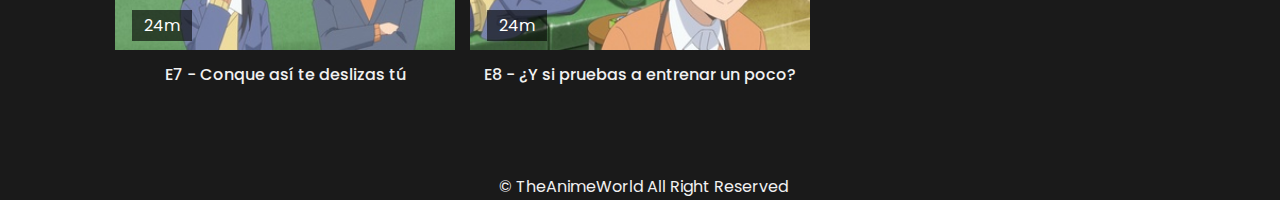
<file: sub-index/Nagatoro-2nd.html>
<!DOCTYPE html>
<html lang="es">
<head>
    <meta charset="UTF-8">
    <meta http-equiv="X-UA-Compatible" content="IE=edge">
    <meta name="viewport" content="width=device-width, initial-scale=1.0">
    <title>Nagatoro-san 2nd Attack</title>
    <!--CSS-->
    <link rel="stylesheet" href="/css/style.css">
    <!--Fav Icon-->
    <link rel="apple-touch-icon" sizes="180x180" href="/favicon/apple-touch-icon.png">
    <link rel="icon" type="image/png" sizes="32x32" href="/favicon/favicon-32x32.png">
    <link rel="icon" type="image/png" sizes="16x16" href="favicon/favicon-16x16.png">
    <link rel="manifest" href="favicon/site.webmanifest">
    <!-- Player Video Plyr -->
    <link rel="stylesheet" href="https://cdn.plyr.io/3.7.3/plyr.css" />
    <!--Box Icons-->
    <link href='https://unpkg.com/boxicons@2.1.4/css/boxicons.min.css' rel='stylesheet'>
</head>
<body>
    <!-- Header -->

    <header>
        <!-- Nav -->
        <div class="nav container">
            <!-- Logo -->
            <a href="/index.html" class="logo">
                The Anime<span>World</span>
            </a>
            <!-- Search Box -->
            <div class="search-box">
                <input type="text" name="" id="search-input" placeholder="">
                <i class='bx bx-search'></i>
            </div>
            <!-- User -->
            <a href="#" class="user">
                <img src="/image/user.jpg" alt="" class="user-img">
            </a>
            <!-- NavBar -->
            <div class="navbar">
                <a href="/index.html" class="nav-link nav-active">
                    <i class='bx bx-home' ></i>
                    <span class="nav-link-title">Inicio</span>
                </a>
                <a href="/index.html#popular" class="nav-link">
                    <i class='bx bxs-hot' ></i>
                    <span class="nav-link-title">Tendecia</span>
                </a>
                <a href="#explorer" class="nav-link">
                    <i class='bx bx-compass' ></i>
                    <span class="nav-link-title">Explorar</span>
                <a href="#emission" class="nav-link">
                    <i class='bx bx-tv' ></i>
                    <span class="nav-link-title">Emisión</span>
                </a>
                <a href="#finished" class="nav-link">
                    <i class='bx bx-folder' ></i>
                    <span class="nav-link-title">Finalizadas</span>
                </a>
                <a href="#movies" class="nav-link">
                    <i class='bx bx-movie-play' ></i>
                    <span class="nav-link-title">Peliculas</span>
                </a>
            </div>
        </div>
    </header>
    <!-- Play Container -->
    <div class="play-container container">
        <!-- Play Imag -->
        <img src="/image/play-page/Nagatoro-2nd_play-background.jpg" alt="" class="play-img">
        <!-- Play Text -->
        <div class="play-text">
            <H2>Nagatoro-san 2nd Attack</H2>
            <!-- Ratings Anime -->
            <div class="rating">
                <i class='bx bxs-star'></i>
                <i class='bx bxs-star'></i>
                <i class='bx bxs-star'></i>
                <i class='bx bxs-star'></i>
                <i class='bx bxs-star-half' ></i>
            </div>
            <!-- Tags -->
            <div class="tags">
                <span>Comedia</span>
                <span>Romance</span>
                <span>Escolar</span>
            </div>
        </div>
        <!-- Play Btn -->
        <i class='bx bxs-right-arrow play-anime'></i>
        <!-- Video Container -->
        <div class="video-container">
        <!-- Video Box -->
            <div class="video-box">
                <video id="animetrailer" controls>
                <source id="animetrailer" src="#" size="576"/>
                <source id="animetrailer" src="#" size="720"/>
                <source id="animetrailer" src="#" size="1080"/>
                </video>
        <!-- Close Anime Icon -->
                <i class='bx bx-x close-video'></i>
            </div>
        </div>
    </div>
    <!-- About -->
    <div class="about-anime container">
        <h2>Nagatoro-san 2nd Attack</h2>
        <p>Un día, un chico de segundo está en la biblioteca de la escuela y acaba siendo el objetivo de una chica de primero extremadamente sádica. La chica que lo atormenta, lo molesta y a la vez lo fascina se llama Nagatoro. Es muy molesta, pero es adorable.</p>
    </div>
    <!-- emission Section -->
    <section class="emission container" id="emission">
         <!-- Heading Emission-->
        <div class="heading">
            <h2 class="heading-title">Anime en emisión</h2>
        </div>
        <!-- Anime Content -->
        <div class="emission-content">
            <!-- Emission Box 1 -->
            <div class="emission-box">
                <a href="#"><img src="/image/catalog/Nagatoro 2nd/T2 E1.jpe" alt="" class="emission-box-img"></a>
                    <div class="emission-text">
                        <h2 class="emission-title">E1 - Si tú y yo somos íntimos~</h2>
                        <div class="duration-info">24m</div>
                    </div>
            </div>
            <!-- Emission Box 2 -->
            <div class="emission-box">
                <img src="/image/catalog/Nagatoro 2nd/T2 E2.jpe" alt="" class="emission-box-img">
                    <div class="emission-text">
                        <h2 class="emission-title">E2 - ¡¿Eso es una proposición?!</h2>
                        <div class="duration-info">24m</div>
                    </div>
            </div>
            <!-- Emission Box 3 -->
            <div class="emission-box">
                <img src="/image/catalog/Nagatoro 2nd/T2 E3.jpe" alt="" class="emission-box-img">
                    <div class="emission-text">
                        <h2 class="emission-title">E3 - ¿Lo has oído?</h2>
                        <div class="duration-info">24m</div>
                    </div>
            </div>
            <!-- Emission Box 4 -->
            <div class="emission-box">
                <img src="/image/catalog/Nagatoro 2nd/T2 E4.jpe" alt="" class="emission-box-img">
                    <div class="emission-text">
                        <h2 class="emission-title">E4 - Adelante, pasa</h2>
                        <div class="duration-info">24m</div>
                    </div>
            </div>
            <!-- Emission Box 5 -->
            <div class="emission-box">
                <img src="/image/catalog/Nagatoro 2nd/T2 E5.jpe" alt="" class="emission-box-img">
                    <div class="emission-text">
                        <h2 class="emission-title">E5 - ¿Esta es tu habitación?</h2>
                        <div class="duration-info">24m</div>
                    </div>
            </div>
            <!-- Emission Box 6 -->
            <div class="emission-box">
                <img src="/image/catalog/Nagatoro 2nd/T2 E6.jpe" alt="" class="emission-box-img">
                    <div class="emission-text">
                        <h2 class="emission-title">E6 - ¿Cuál será tu suerte este año?</h2>
                        <div class="duration-info">24m</div>
                    </div>
            </div>
            <!-- Emission Box 7 -->
            <div class="emission-box">
                <img src="/image/catalog/Nagatoro 2nd/T2 E7.jpe" alt="" class="emission-box-img">
                    <div class="emission-text">
                        <h2 class="emission-title">E7 - Conque así te deslizas tú</h2>
                        <div class="duration-info">24m</div>
                    </div>
            </div>
            <!-- Emission Box 8 -->
            <div class="emission-box">
                <img src="/image/catalog/Nagatoro 2nd/T2 E8.jpe" alt="" class="emission-box-img">
                    <div class="emission-text">
                        <h2 class="emission-title">E8 - ¿Y si pruebas a entrenar un poco?</h2>
                        <div class="duration-info">24m</div>
                    </div>
            </div>

    <!-- Copyright -->
    <div class="copyright-sub2">
        <p>&#169; TheAnimeWorld All Right Reserved</p>
    </div>

    <!-- Plyr JavaScript -->
    <script src="https://cdn.plyr.io/3.7.3/plyr.polyfilled.js"></script>
    <!-- Swiper JS -->
    <script src="/js/swiper-bundle.min.js"></script>
    <!--JavaScript-->
    <script src="/js/main.js"></script>
</body>
</html>
</file>
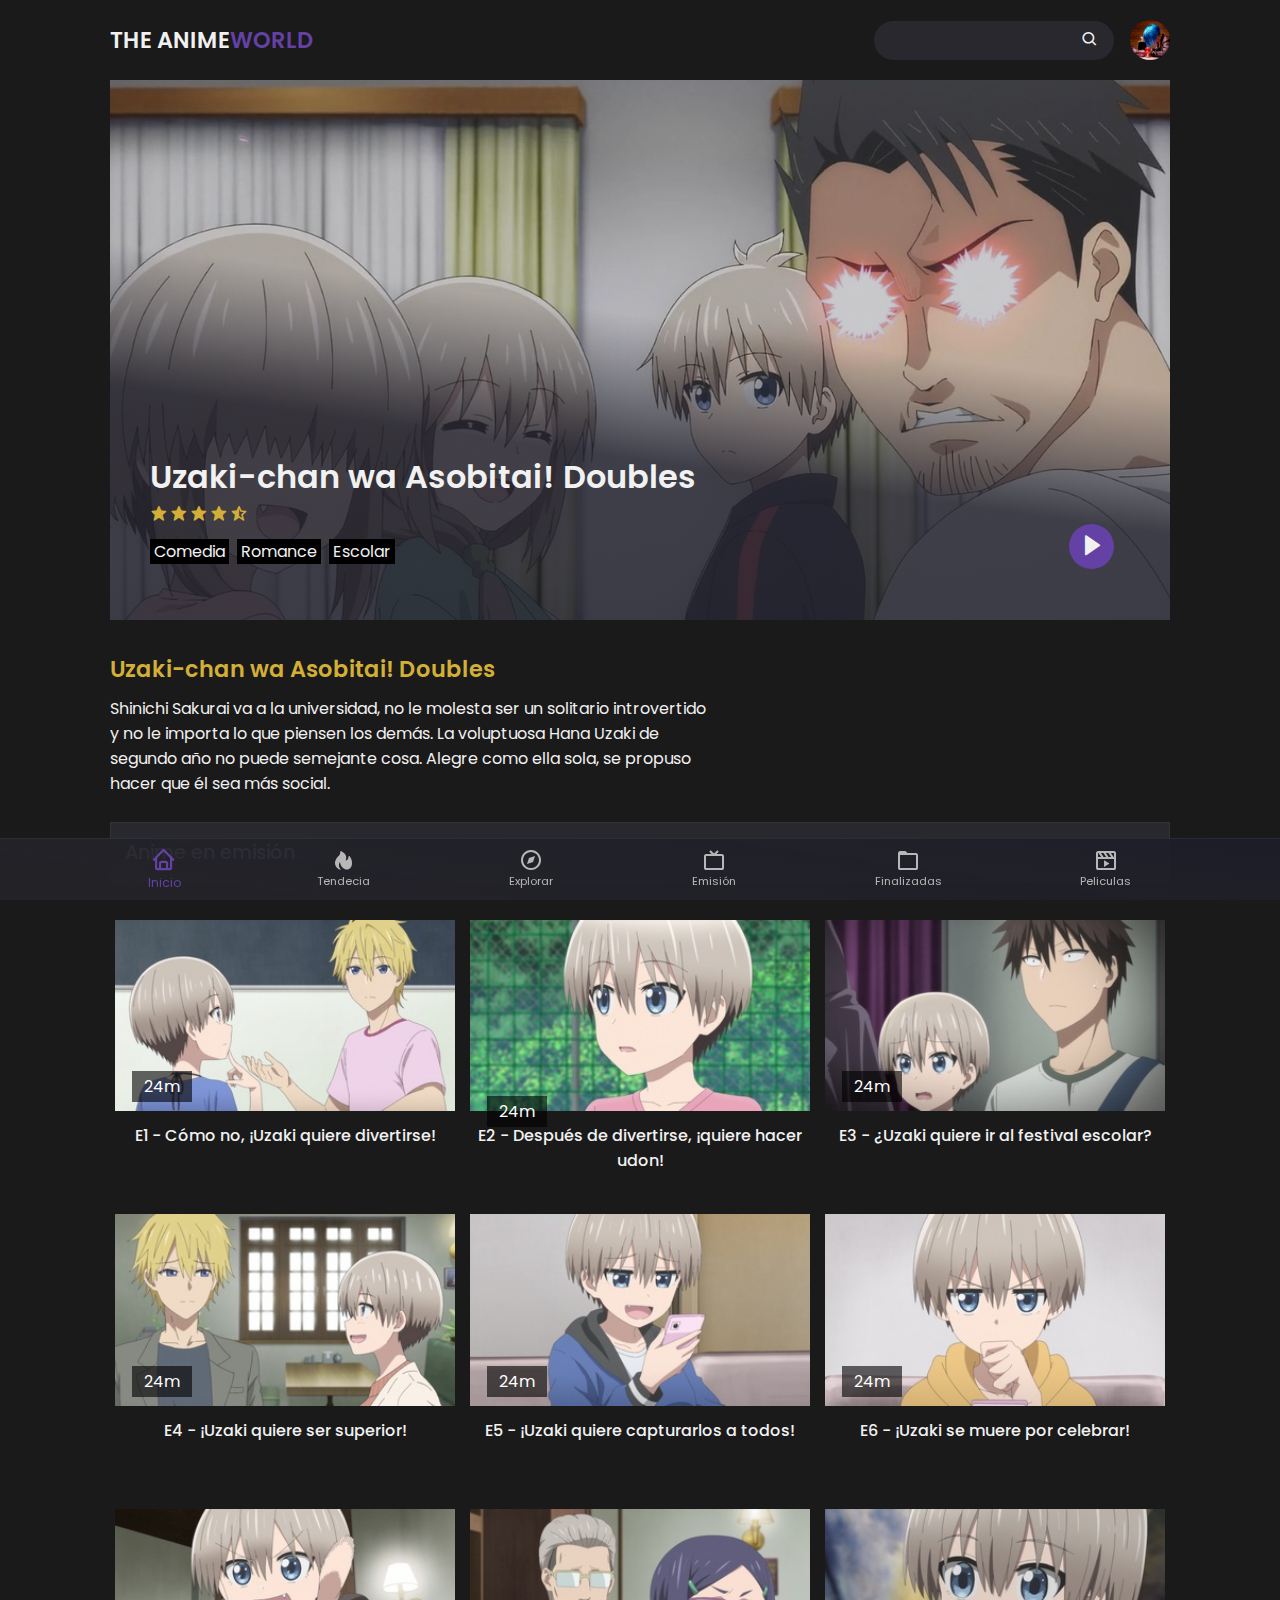
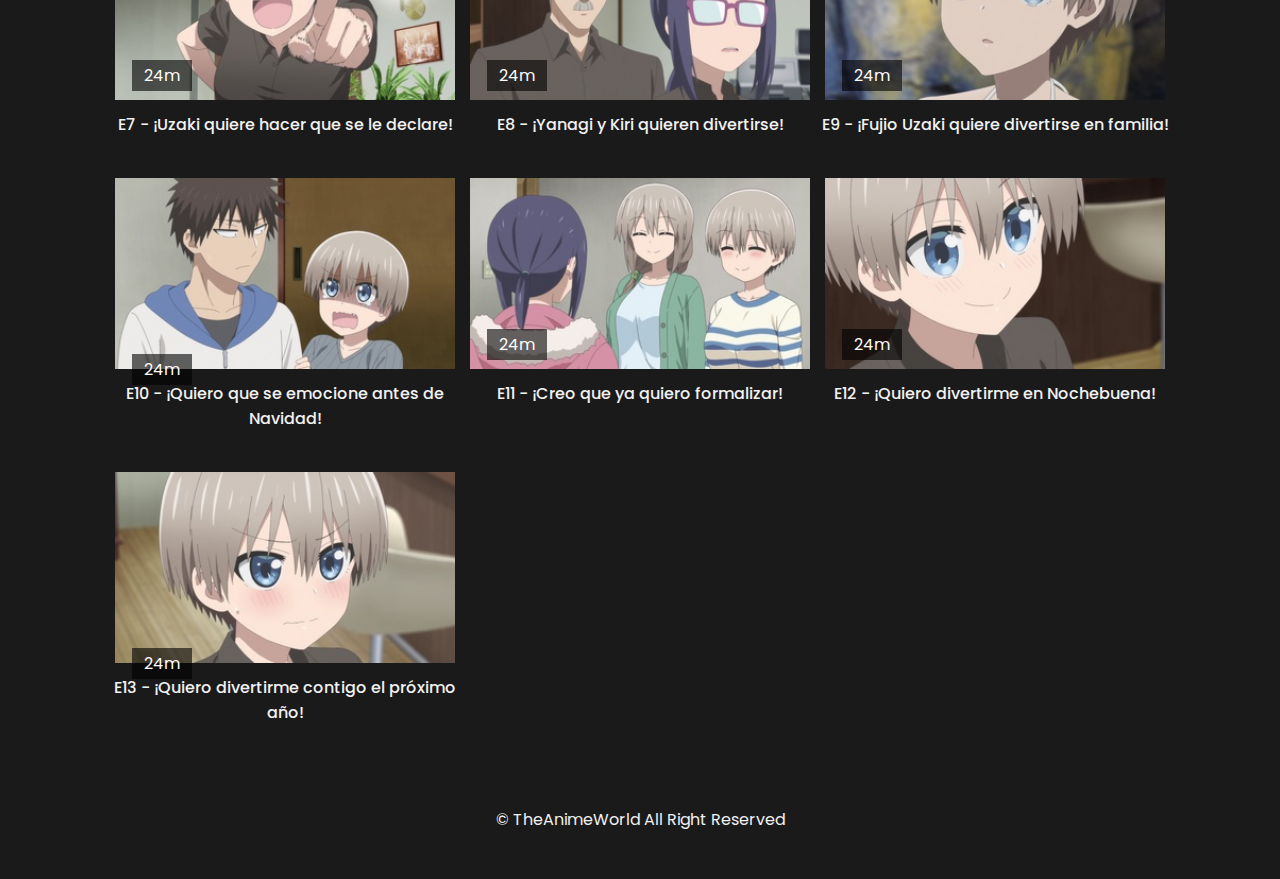
<file: sub-index/Uzaki-chan-wa-Asobitai!-Doubles.html>
<!DOCTYPE html>
<html lang="es">
<head>
    <meta charset="UTF-8">
    <meta http-equiv="X-UA-Compatible" content="IE=edge">
    <meta name="viewport" content="width=device-width, initial-scale=1.0">
    <title>Uzaki-chan wa Asobitai! Doubles</title>
    <!--CSS-->
    <link rel="stylesheet" href="/css/style.css">
    <!--Fav Icon-->
    <link rel="apple-touch-icon" sizes="180x180" href="/favicon/apple-touch-icon.png">
    <link rel="icon" type="image/png" sizes="32x32" href="/favicon/favicon-32x32.png">
    <link rel="icon" type="image/png" sizes="16x16" href="favicon/favicon-16x16.png">
    <link rel="manifest" href="favicon/site.webmanifest">
    <!-- Player Video Plyr -->
    <link rel="stylesheet" href="https://cdn.plyr.io/3.7.3/plyr.css" />
    <!--Box Icons-->
    <link href='https://unpkg.com/boxicons@2.1.4/css/boxicons.min.css' rel='stylesheet'>
</head>
<body>
    <!-- Header -->

    <header>
        <!-- Nav -->
        <div class="nav container">
            <!-- Logo -->
            <a href="/index.html" class="logo">
                The Anime<span>World</span>
            </a>
            <!-- Search Box -->
            <div class="search-box">
                <input type="text" name="" id="search-input" placeholder="">
                <i class='bx bx-search'></i>
            </div>
            <!-- User -->
            <a href="#" class="user">
                <img src="/image/user.jpg" alt="" class="user-img">
            </a>
            <!-- NavBar -->
            <div class="navbar">
                <a href="/index.html" class="nav-link nav-active">
                    <i class='bx bx-home' ></i>
                    <span class="nav-link-title">Inicio</span>
                </a>
                <a href="/index.html#popular" class="nav-link">
                    <i class='bx bxs-hot' ></i>
                    <span class="nav-link-title">Tendecia</span>
                </a>
                <a href="#explorer" class="nav-link">
                    <i class='bx bx-compass' ></i>
                    <span class="nav-link-title">Explorar</span>
                <a href="#emission" class="nav-link">
                    <i class='bx bx-tv' ></i>
                    <span class="nav-link-title">Emisión</span>
                </a>
                <a href="#finished" class="nav-link">
                    <i class='bx bx-folder' ></i>
                    <span class="nav-link-title">Finalizadas</span>
                </a>
                <a href="#movies" class="nav-link">
                    <i class='bx bx-movie-play' ></i>
                    <span class="nav-link-title">Peliculas</span>
                </a>
            </div>
        </div>
    </header>
    <!-- Play Container -->
    <div class="play-container container">
        <!-- Play Imag -->
        <img src="/image/play-page/Uzaki-chan-wa-Asobitai-Temporada-2-Background.jpg" alt="" class="play-img">
        <!-- Play Text -->
        <div class="play-text">
            <H2>Uzaki-chan wa Asobitai! Doubles</H2>
            <!-- Ratings Anime -->
            <div class="rating">
                <i class='bx bxs-star'></i>
                <i class='bx bxs-star'></i>
                <i class='bx bxs-star'></i>
                <i class='bx bxs-star'></i>
                <i class='bx bxs-star-half' ></i>
            </div>
            <!-- Tags -->
            <div class="tags">
                <span>Comedia</span>
                <span>Romance</span>
                <span>Escolar</span>
            </div>
        </div>
        <!-- Play Btn -->
        <i class='bx bxs-right-arrow play-anime'></i>
        <!-- Video Container -->
        <div class="video-container">
        <!-- Video Box -->
            <div class="video-box">
                <video id="animetrailer" controls>
                <source id="animetrailer" src="#" size="576"/>
                <source id="animetrailer" src="#" size="720"/>
                <source id="animetrailer" src="#" size="1080"/>
                </video>
        <!-- Close Anime Icon -->
                <i class='bx bx-x close-video'></i>
            </div>
        </div>
    </div>
    <!-- About -->
    <div class="about-anime container">
        <h2>Uzaki-chan wa Asobitai! Doubles</h2>
        <p>Shinichi Sakurai va a la universidad, no le molesta ser un solitario introvertido y no le importa lo que piensen los demás. La voluptuosa Hana Uzaki de segundo año no puede semejante cosa. Alegre como ella sola, se propuso hacer que él sea más social.</p>
    </div>
    <!-- emission Section -->
    <section class="emission container" id="emission">
         <!-- Heading Emission-->
        <div class="heading">
            <h2 class="heading-title">Anime en emisión</h2>
        </div>
        <!-- Anime Content -->
        <div class="emission-content">
            <!-- Emission Box 1 -->
            <div class="emission-box">
                <a href="#"><img src="/image/catalog/Uzaki-chan wa Asobitai! Doubles/T2 E1.jpe" alt="" class="emission-box-img"></a>
                    <div class="emission-text">
                        <h2 class="emission-title">E1 - Cómo no, ¡Uzaki quiere divertirse!</h2>
                        <div class="duration-info">24m</div>
                    </div>
            </div>
            <!-- Emission Box 2 -->
            <div class="emission-box">
                <img src="/image/catalog/Uzaki-chan wa Asobitai! Doubles/T2 E2.jpe" alt="" class="emission-box-img">
                    <div class="emission-text">
                        <h2 class="emission-title">E2 - Después de divertirse, ¡quiere hacer udon!</h2>
                        <div class="duration-info">24m</div>
                    </div>
            </div>
            <!-- Emission Box 3 -->
            <div class="emission-box">
                <img src="/image/catalog/Uzaki-chan wa Asobitai! Doubles/T2 E3.jpe" alt="" class="emission-box-img">
                    <div class="emission-text">
                        <h2 class="emission-title">E3 - ¿Uzaki quiere ir al festival escolar?</h2>
                        <div class="duration-info">24m</div>
                    </div>
            </div>
            <!-- Emission Box 4 -->
            <div class="emission-box">
                <img src="/image/catalog/Uzaki-chan wa Asobitai! Doubles/T2 E4.jpe" alt="" class="emission-box-img">
                    <div class="emission-text">
                        <h2 class="emission-title">E4 - ¡Uzaki quiere ser superior!</h2>
                        <div class="duration-info">24m</div>
                    </div>
            </div>
            <!-- Emission Box 5 -->
            <div class="emission-box">
                <img src="/image/catalog/Uzaki-chan wa Asobitai! Doubles/T2 E5.jpe" alt="" class="emission-box-img">
                    <div class="emission-text">
                        <h2 class="emission-title">E5 - ¡Uzaki quiere capturarlos a todos!</h2>
                        <div class="duration-info">24m</div>
                    </div>
            </div>
            <!-- Emission Box 6 -->
            <div class="emission-box">
                <img src="/image/catalog/Uzaki-chan wa Asobitai! Doubles/T2 E6.jpe" alt="" class="emission-box-img">
                    <div class="emission-text">
                        <h2 class="emission-title">E6 - ¡Uzaki se muere por celebrar!</h2>
                        <div class="duration-info">24m</div>
                    </div>
            </div>
            <!-- Emission Box 7 -->
            <div class="emission-box">
                <img src="/image/catalog/Uzaki-chan wa Asobitai! Doubles/T2 E7.jpe" alt="" class="emission-box-img">
                    <div class="emission-text">
                        <h2 class="emission-title">E7 - ¡Uzaki quiere hacer que se le declare!</h2>
                        <div class="duration-info">24m</div>
                    </div>
            </div>
            <!-- Emission Box 8 -->
            <div class="emission-box">
                <img src="/image/catalog/Uzaki-chan wa Asobitai! Doubles/T2 E8.jpe" alt="" class="emission-box-img">
                    <div class="emission-text">
                        <h2 class="emission-title">E8 - ¡Yanagi y Kiri quieren divertirse!</h2>
                        <div class="duration-info">24m</div>
                    </div>
            </div>
            <!-- Emission Box 9 -->
            <div class="emission-box">
                <img src="/image/catalog/Uzaki-chan wa Asobitai! Doubles/T2 E9.jpe" alt="" class="emission-box-img">
                    <div class="emission-text">
                        <h2 class="emission-title">E9 - ¡Fujio Uzaki quiere divertirse en familia!</h2>
                        <div class="duration-info">24m</div>
                    </div>
            </div>
            <!-- Emission Box 10 -->
            <div class="emission-box">
                <img src="/image/catalog/Uzaki-chan wa Asobitai! Doubles/T2 E10.jpe" alt="" class="emission-box-img">
                    <div class="emission-text">
                        <h2 class="emission-title">E10 - ¡Quiero que se emocione antes de Navidad!</h2>
                        <div class="duration-info">24m</div>
                    </div>
            </div>
            <!-- Emission Box 11 -->
            <div class="emission-box">
                <img src="/image/catalog/Uzaki-chan wa Asobitai! Doubles/T2 E11.jpe" alt="" class="emission-box-img">
                    <div class="emission-text">
                        <h2 class="emission-title">E11 - ¡Creo que ya quiero formalizar!</h2>
                        <div class="duration-info">24m</div>
                    </div>
            </div>
            <!-- Emission Box 12 -->
            <div class="emission-box">
                <img src="/image/catalog/Uzaki-chan wa Asobitai! Doubles/T2 E12.jpe" alt="" class="emission-box-img">
                    <div class="emission-text">
                        <h2 class="emission-title">E12 - ¡Quiero divertirme en Nochebuena!</h2>
                        <div class="duration-info">24m</div>
                    </div>
            </div>
            <!-- Emission Box 13 -->
            <div class="emission-box">
                <img src="/image/catalog/Uzaki-chan wa Asobitai! Doubles/T2 E13.jpe" alt="" class="emission-box-img">
                    <div class="emission-text">
                        <h2 class="emission-title">E13 - ¡Quiero divertirme contigo el próximo año!</h2>
                        <div class="duration-info">24m</div>
                    </div>
            </div>

    <!-- Copyright -->
    <div class="copyright-sub-">
        <p>&#169; TheAnimeWorld All Right Reserved</p>
    </div>

    <!-- Plyr JavaScript -->
    <script src="https://cdn.plyr.io/3.7.3/plyr.polyfilled.js"></script>
    <!-- Swiper JS -->
    <script src="/js/swiper-bundle.min.js"></script>
    <!--JavaScript-->
    <script src="/js/main.js"></script>
</body>
</html>
</file>
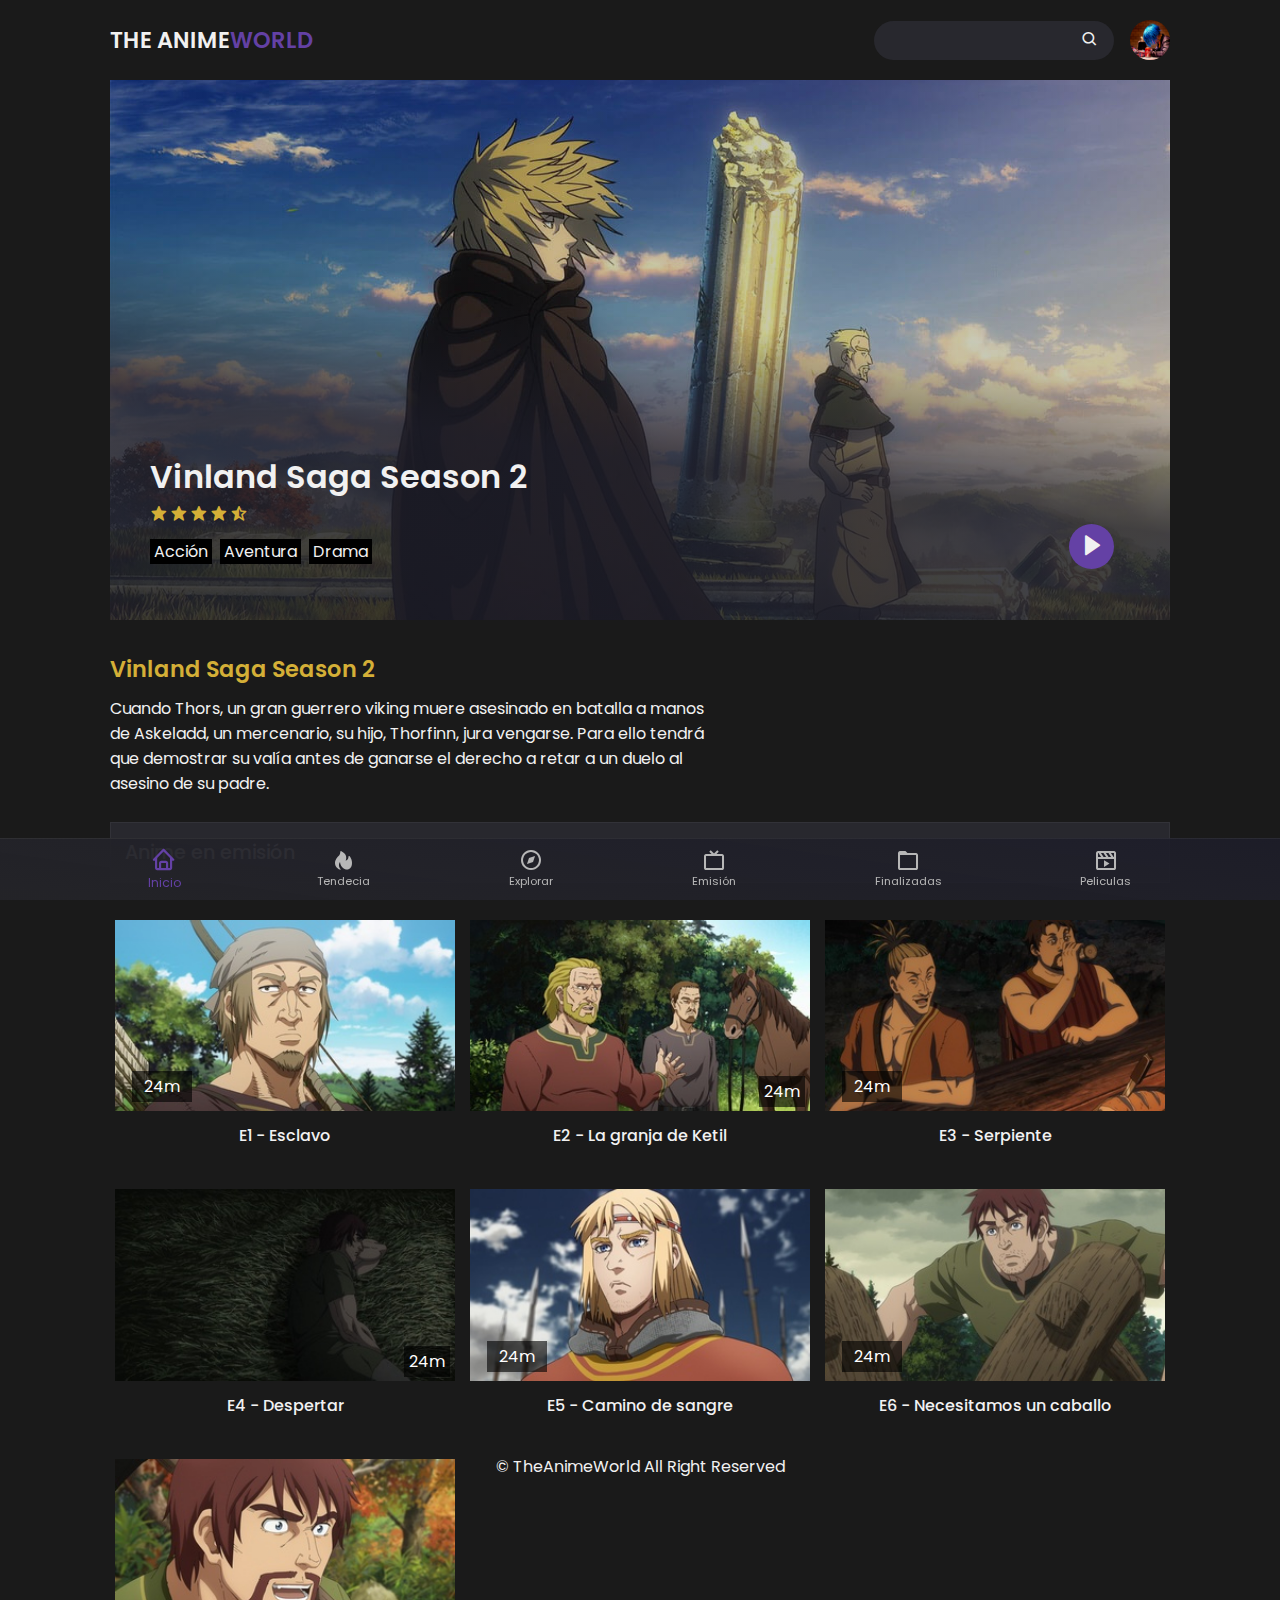
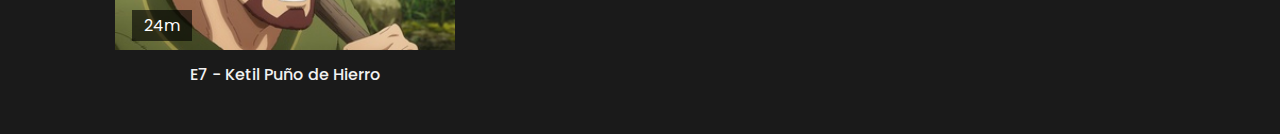
<file: sub-index/Vinland Saga Season 2.html>
<!DOCTYPE html>
<html lang="es">
<head>
    <meta charset="UTF-8">
    <meta http-equiv="X-UA-Compatible" content="IE=edge">
    <meta name="viewport" content="width=device-width, initial-scale=1.0">
    <title>Vinland Saga Season 2</title>
    <!--CSS-->
    <link rel="stylesheet" href="/css/style.css">
    <!--Fav Icon-->
    <link rel="apple-touch-icon" sizes="180x180" href="/favicon/apple-touch-icon.png">
    <link rel="icon" type="image/png" sizes="32x32" href="/favicon/favicon-32x32.png">
    <link rel="icon" type="image/png" sizes="16x16" href="favicon/favicon-16x16.png">
    <link rel="manifest" href="favicon/site.webmanifest">
    <!-- Player Video Plyr -->
    <link rel="stylesheet" href="https://cdn.plyr.io/3.7.3/plyr.css" />
    <!--Box Icons-->
    <link href='https://unpkg.com/boxicons@2.1.4/css/boxicons.min.css' rel='stylesheet'>
</head>
<body>
    <!-- Header -->

    <header>
        <!-- Nav -->
        <div class="nav container">
            <!-- Logo -->
            <a href="/index.html" class="logo">
                The Anime<span>World</span>
            </a>
            <!-- Search Box -->
            <div class="search-box">
                <input type="text" name="" id="search-input" placeholder="">
                <i class='bx bx-search'></i>
            </div>
            <!-- User -->
            <a href="#" class="user">
                <img src="/image/user.jpg" alt="" class="user-img">
            </a>
            <!-- NavBar -->
            <div class="navbar">
                <a href="/index.html" class="nav-link nav-active">
                    <i class='bx bx-home' ></i>
                    <span class="nav-link-title">Inicio</span>
                </a>
                <a href="/index.html#popular" class="nav-link">
                    <i class='bx bxs-hot' ></i>
                    <span class="nav-link-title">Tendecia</span>
                </a>
                <a href="#explorer" class="nav-link">
                    <i class='bx bx-compass' ></i>
                    <span class="nav-link-title">Explorar</span>
                <a href="#emission" class="nav-link">
                    <i class='bx bx-tv' ></i>
                    <span class="nav-link-title">Emisión</span>
                </a>
                <a href="#finished" class="nav-link">
                    <i class='bx bx-folder' ></i>
                    <span class="nav-link-title">Finalizadas</span>
                </a>
                <a href="#movies" class="nav-link">
                    <i class='bx bx-movie-play' ></i>
                    <span class="nav-link-title">Peliculas</span>
                </a>
            </div>
        </div>
    </header>
    <!-- Play Container -->
    <div class="play-container container">
        <!-- Play Imag -->
        <img src="/image/play-page/Vinland-Saga-2-background.jpg" alt="" class="play-img">
        <!-- Play Text -->
        <div class="play-text">
            <H2>Vinland Saga Season 2</H2>
            <!-- Ratings Anime -->
            <div class="rating">
                <i class='bx bxs-star'></i>
                <i class='bx bxs-star'></i>
                <i class='bx bxs-star'></i>
                <i class='bx bxs-star'></i>
                <i class='bx bxs-star-half' ></i>
            </div>
            <!-- Tags -->
            <div class="tags">
                <span>Acción</span>
                <span>Aventura</span>
                <span>Drama</span>
            </div>
        </div>
        <!-- Play Btn -->
        <i class='bx bxs-right-arrow play-anime'></i>
        <!-- Video Container -->
        <div class="video-container">
        <!-- Video Box -->
            <div class="video-box">
                <video id="animetrailer" src="#" controls></video>
        <!-- Close Anime Icon -->
                <i class='bx bx-x close-video'></i>
            </div>
        </div>
    </div>
    <!-- About -->
    <div class="about-anime container">
        <h2>Vinland Saga Season 2</h2>
        <p>Cuando Thors, un gran guerrero viking muere asesinado en batalla a manos de Askeladd, un mercenario, su hijo, Thorfinn, jura vengarse. Para ello tendrá que demostrar su valía antes de ganarse el derecho a retar a un duelo al asesino de su padre.</p>
    </div>
    <!-- emission Section -->
    <section class="emission container" id="emission">
         <!-- Heading Emission-->
        <div class="heading">
            <h2 class="heading-title">Anime en emisión</h2>
        </div>
        <!-- Anime Content -->
        <div class="emission-content">
            <!-- Emission Box 1 -->
            <div class="emission-box">
                <a href="#"><img src="/image/catalog/Vinland Saga/T2 - E1.jpe" alt="" class="emission-box-img"></a>
                    <div class="emission-text">
                        <h2 class="emission-title">E1 - Esclavo</h2>
                        <div class="duration-info">24m</div>
                    </div>
            </div>
            <!-- Emission Box 2 -->
            <div class="emission-box">
                <img src="/image/catalog/Vinland Saga/T2 - E2.jpe" alt="" class="emission-box-img">
                    <div class="emission-text">
                        <h2 class="emission-title">E2 - La granja de Ketil</h2>
                        <div class="duration-info6">24m</div>
                    </div>
            </div>
            <!-- Emission Box 3 -->
            <div class="emission-box">
                <img src="/image/catalog/Vinland Saga/T2 - E3.jpe" alt="" class="emission-box-img">
                    <div class="emission-text">
                        <h2 class="emission-title">E3 - Serpiente</h2>
                        <div class="duration-info">24m</div>
                    </div>
            </div>
            <!-- Emission Box 4 -->
            <div class="emission-box">
                <img src="/image/catalog/Vinland Saga/T2 - E4.jpe" alt="" class="emission-box-img">
                    <div class="emission-text">
                        <h2 class="emission-title">E4 - Despertar</h2>
                        <div class="duration-info6">24m</div>
                    </div>
            </div>
            <!-- Emission Box 5 -->
            <div class="emission-box">
                <img src="/image/catalog/Vinland Saga/T2 - E5.jpe" alt="" class="emission-box-img">
                    <div class="emission-text">
                        <h2 class="emission-title">E5 - Camino de sangre</h2>
                        <div class="duration-info">24m</div>
                    </div>
            </div>
            <!-- Emission Box 6 -->
            <div class="emission-box">
                <img src="/image/catalog/Vinland Saga/T2 - E6.jpe" alt="" class="emission-box-img">
                    <div class="emission-text">
                        <h2 class="emission-title">E6 - Necesitamos un caballo</h2>
                        <div class="duration-info">24m</div>
                    </div>
            </div>
             <!-- Emission Box 7 -->
            <div class="emission-box">
                <img src="/image/catalog/Vinland Saga/T2 - E7.jpe" alt="" class="emission-box-img">
                    <div class="emission-text">
                        <h2 class="emission-title">E7 - Ketil Puño de Hierro
                        </h2>
                        <div class="duration-info">24m</div>
                    </div>
            </div>
            
    <!-- Copyright -->
    <div class="copyright-sub1">
        <p>&#169; TheAnimeWorld All Right Reserved</p>
    </div>

    <!-- Plyr JavaScript -->
    <script src="https://cdn.plyr.io/3.7.3/plyr.polyfilled.js"></script>
    <!-- Swiper JS -->
    <script src="/js/swiper-bundle.min.js"></script>
    <!--JavaScript-->
    <script src="/js/main.js"></script>
</body>
</html>
</file>
<file: css/style.css>
/*Google Fonts */
@import url('https://fonts.googleapis.com/css2?family=Poppins:wght@400;500;600;700&display=swap');

* {
    font-family: 'Poppins', sans-serif;
    margin: 0;
    padding: 0;
    scroll-behavior: smooth;
    box-sizing: border-box;
    scroll-padding-top: 2rem;
}

/*Variables*/
:root {
    --main-color: #6441a5;
    --hover-color: hsl(261, 53%, 76%);
    --body-color: #1a1a1a;
    --container-color: #28282e;
    --text-color: #f1f1f1;
    --texte-inverse-color: #000000;
    --icons-color: #b7b7b7;
    --star-color: #D4AF37;
    --plyr-color-main: #815fc0;
}

/* Scroll */
html::-webkit-scrollbar {
    width: 0.5rem;
    background: transparent;
}

html::-webkit-scrollbar-thumb {
    background: var(--main-color);
}

/* Section Color */
::selection {
    color: var(--main-color);
    color: var(--text-color);
}

a {
    text-decoration: none;
}

li {
    list-style: none;
}

section {
    padding: 1rem 0 1rem;
}

img {
    width: 100%;
}

.bx {
    cursor: pointer;
}

body {
    background: var(--body-color);
    color: var(--text-color);
}

.container {
    max-width: 1060px;
    margin: auto;
    width: 100%;
}

header {
    position: fixed;
    top: 0;
    left: 0;
    width: 100%;
    background: var(--body-color);
    z-index: 100;
}

/* Nav */
.nav {
    display: flex;
    align-items: center;
    justify-content: center;
    padding: 20px 0;
}

/* Logo */
.logo {
    font-size: 1.4rem;
    color: var(--text-color);
    font-weight: 600;
    text-transform: uppercase;
    margin: 0 auto 0 0;
}

.logo span {
    color: var(--main-color);
}

/* Search Box */

.search-box {
    display: flex;
    align-items: center;
    column-gap: 0.7rem;
    padding: 8px 15px;
    background: var(--container-color);
    max-width: 240px;
    width: 100%;
    border-radius: 4rem;
    margin-right: 1rem;
}

.search-box .bx {
    font-size: 1.1rem;
}

.search-box .bx:hover {
    color: var(--main-color);
}

#search-input {
    width: 100%;
    border: none;
    outline: none;
    color: var(--text-color);
    background-color: var(--container-color);
    font-size: 0.938rem;
}

/* User */
.user {
    display: flex;
}

.user-img {
    width: 40px;
    height: 40px;
    border-radius: 50%;
    object-fit: cover;
    object-position: center;
}

/* NavBar */
.navbar {
    position: fixed;
    top: 50%;
    transform: translateY(-50%);
    left: 18px;
    display: flex;
    flex-direction: column;
    row-gap: 2.1rem;
}

.nav-link {
    display: flex;
    flex-direction: column;
    align-items: center;
    color: var(--icons-color);
}

.nav-link:hover ,.nav-active {
    color: var(--main-color);
    transition: 0.3s all linear;
    transform: scale(1.1);
}

.nav-link .bx{
    font-size: 1.6rem;
}

.nav-link-title {
    font-size: 0.7rem;
}

/* Home */
.home {
    position: relative;
    min-height: 470px;
    display: flex;
    align-items: center;
    margin-top: 5rem !important;
    border-radius: 0.5rem;
    background: linear-gradient(8deg,
    hsl(240 17% 14% / 74%) 24%,
    hsl(240 17% 14% / 24%) 65%);
}

.home-img {
    position: absolute;
    width: 100%;
    height: 100%;
    z-index: -1;
    object-fit: cover;
    border-radius: 0.5rem;
    object-position: left;
}

.home-img-logo {
    position: absolute;
    top: 0;
    left: 0;
    z-index: -1;
    width: 50%;
    height: 50%;
}

.home-text {
    padding-left: 40px;
}

.home-title {
    font-size: 2.6rem;
    font-weight: 600;
    margin: 40px 0 60px;
    color: var(--text-color);
}

.watch-btn {
    display: flex;
    align-items: center;
    columns: 0.8rem;
    color: var(--text-color);
}

.watch-btn .bx {
    font-size: 21px;
    background: var(--main-color);
    width: 40px;
    height: 40px;
    border-radius: 50%;
    display: flex;
    align-items: center;
    justify-content: center;
}

.background-btn .bx {
    font-size: 21px;
    background: var(--main-color);
    width: 40px;
    height: 40px;
    border-radius: 50%;
    display: flex;
    align-items: center;
    justify-content: center;
    animation: animate 2s linear infinite;
}

.background-btn {
    display: flex;
    align-items: center;
    columns: 0.8rem;
    color: var(--text-color);
    background: var(--texte-inverse-color);
}

a.background-btn {
    padding: 5px;
    width: 50%;
    background: var(--texte-inverse-color);
}

a.background-btn:hover {
    background: var(--container-color);
}

.watch-btn .bx:hover {
    background: var(--hover-color);
}

.home h2 {
    font-size: 1.7rem;
    margin-left: 12px;
    color: var(--text-color);
}

/* Heading */
.heading {
    display: flex;
    align-items: center;
    justify-content: space-between;
    background: var(--container-color);
    padding: 8px 14px;
    border: 1px solid hsl(200 100% 99% / 5%);
    margin-bottom: 2rem;
}

.heading-title{
    font-size: 1.2rem;
    font-weight: 500;
}

/* Anime Box */

.anime-box {
    position: relative;
    width: 100%;
    height: 380px;
    overflow: hidden;
}

.anime-box-img {
    width: 100%;
    height: 100%;
    object-fit: cover;
}

.anime-box .box-text {
    position: absolute;
    bottom: 0;
    left: 0;
    width: 100%;
    height: 100%;
    display: flex;
    flex-direction: column;
    justify-content: flex-end;
    padding: 14px;
    background: linear-gradient(
        8deg,
        hsl(240 17% 14% / 74%) 24%,
        hsl(240 17% 14% / 24%) 65%);
    overflow: hidden;
}

.anime-title {
    font-size: 1.3rem;
    font-weight: 500;
    position: absolute;
    bottom: 3.7rem;
    padding: 0.1rem;
}
.anime-content {
    display: grid;
    grid-template-columns: repeat(auto-fit, minmax(247px, 1fr));
    gap: 1.5rem;
}

.anime-content .anime-box:hover .anime-box-img {
    transform: scale(1.1);
    transition: 0.7s;
}

.anime-type {
    font-size: 0.938rem;
    position: absolute;
    bottom: 2rem;
    background: var(--texte-inverse-color);
    margin: 1px;
    padding: 0.1rem;
}

.play-btn {
    position: absolute;
    bottom: 0.8rem;
    right: 0.8rem;
}

/* Anime-Box-Emi */
.anime-box-emi {
    position: relative;
    width: 100%;
    height: 380px;
    overflow: hidden;
}

.anime-box-emi-img {
    width: 100%;
    height: 100%;
    object-fit: cover;
}

.anime-box-emi .box-text-emi {
    position: absolute;
    bottom: 0;
    left: 0;
    width: 100%;
    height: 100%;
    display: flex;
    flex-direction: column;
    justify-content: flex-end;
    padding: 14px;
    background: linear-gradient(8deg,
            hsl(240 17% 14% / 74%) 24%,
            hsl(240 17% 14% / 24%) 65%);
    overflow: hidden;
}

.anime-title-emi {
    font-size: 1.3rem;
    font-weight: 500;
    position: absolute;
    bottom: 3.7rem;
    padding: 0.1rem;
}

.anime-content-emi {
    display: grid;
    grid-template-columns: repeat(auto-fit, minmax(247px, 1fr));
    gap: 1.5rem;
}

.anime-content-emi .anime-box-emi:hover .anime-box-emi-img {
    transform: scale(1.1);
    transition: 0.7s;
}

.anime-type-emi {
    font-size: 0.938rem;
    position: absolute;
    bottom: 2rem;
    background: var(--texte-inverse-color);
    margin: 1px;
    padding: 0.1rem;
}

.play-btn-emi {
    position: absolute;
    bottom: 0.8rem;
    right: 0.8rem;
}

/* Swiper Btn */

.swiper-btn {
    display: flex;
}

.swiper-button-prev, .swiper-button-next {
    position: static !important;
    margin: 0 0 0 10px !important;
}

.swiper-button-prev::after, .swiper-button-next::after {
    color: var(--text-color);
    font-size: 18px !important;
    font-weight: 700;
}

/* Emission */
.emission .heading {
    padding: 15px 14px;
}

.emission-content {
    display: grid;
    grid-template-columns: repeat(3, 1fr);
    grid-template-rows: repeat(2, 1fr);
    gap: 5px;
}

.emission-content .emission-box:hover {
    transform: scale(1.03);
    transition: 0.3s;
}

.emission-box:hover {
    background: var(--container-color);
}

.emission-box-img {
    object-fit: cover;
    object-position: center;
    padding: 5px;
    cursor: pointer;
}

.emission-title {
    text-align: center;
    font-size: 1rem;
    font-weight: 500;
}

/* Duration */
.duration-info {
    background-color: #0009;
    bottom: 4.5rem;
    left: 18.4rem;
    height: 10%;
    width: 13%;
    color: #fff;
    padding: 0.1875rem 0.3125rem;
    position: relative;
    -webkit-user-select: none;
    user-select: none;
}

.duration-info1 {
    background-color: #0009;
    bottom: 4.5rem;
    left: 18.4rem;
    height: 10%;
    width: 13%;
    color: #fff;
    padding: 0.1875rem 0.3125rem;
    position: relative;
    -webkit-user-select: none;
    user-select: none;
}
.duration-info2 {
    background-color: #0009;
    bottom: 4.5rem;
    left: 18.4rem;
    height: 10%;
    width: 13%;
    color: #fff;
    padding: 0.1875rem 0.3125rem;
    position: relative;
    -webkit-user-select: none;
    user-select: none;
}
.duration-info3 {
    background-color: #0009;
    bottom: 6.1rem;
    left: 18.4rem;
    height: 10%;
    width: 13%;
    color: #fff;
    padding: 0.1875rem 0.3125rem;
    position: relative;
    -webkit-user-select: none;
    user-select: none;
}
.duration-info4 {
    background-color: #0009;
    bottom: 6.1rem;
    left: 18.4rem;
    height: 10%;
    width: 13%;
    color: #fff;
    padding: 0.1875rem 0.3125rem;
    position: relative;
    -webkit-user-select: none;
    user-select: none;
}
.duration-info5 {
    background-color: #0009;
    bottom: 6.1rem;
    left: 18.4rem;
    height: 10%;
    width: 13%;
    color: #fff;
    padding: 0.1875rem 0.3125rem;
    position: relative;
    -webkit-user-select: none;
    user-select: none;
}
.duration-info6 {
    background-color: #0009;
    bottom: 4.5rem;
    left: 18.4rem;
    height: 10%;
    width: 13%;
    color: #fff;
    padding: 0.1875rem 0.3125rem;
    position: relative;
    -webkit-user-select: none;
    user-select: none;
}

/* Next Page */
.next-page {
    display: flex;
    align-items: center;
    justify-content: center;
    margin-top: 2.2rem;
    margin-bottom: 2.2rem;
}

.next-btn {
    background: var(--main-color);
    padding: 12px 20px;
    border-radius: 3%;
    color: var(--text-color);
    font-weight: 500;
}

.next-btn:hover {
    background: var(--hover-color);
    transition: 0.3s all linear;
}

/* Copyright */
.copyright {
    position: relative;
    text-align: center;
    bottom: -30px;
    height: 10%;
    width: 100%;
}

.copyright-sub {
    position:relative;
    text-align: center;
    bottom: -250px;
    height: 10%;
    width: 100%;
}
.copyright-sub- {
    position: relative;
    text-align: center;
    bottom: -340px;
    height: 25%;
    width: 100%;
}

.copyright-sub1 {
    left: 100%;
    text-align: center;
    height: 10%;
    width: 100%;
    margin-bottom: 3rem;
}
.copyright-sub3 {
    position: relative;
    left: -15px;
    text-align: center;
    bottom: -10px;
    height: 10%;
    width: 100%;
    padding-bottom: 4rem;
}
.copyright-sub2 {
    position: relative;
    left: -22rem;
    text-align: center;
    bottom: -20rem;
    height: 10%;
    width: 100%;
}
.copyright-sub5 {
    position: relative;
    left: 22rem;
    text-align: center;
    bottom: -2rem;
    height: 10%;
    width: 100%;
    margin-bottom: 3rem;
}
.copyright1 {
    position: absolute;
    text-align: center;
    bottom: -33rem;
    left: 50rem;
    margin-top: 5rem;
}

.copyright2 {
    position: relative;
    text-align: center;
    left: 22rem;
    margin-bottom: 6rem;
}

/* Play Container */
.play-container {
    position: relative;
    min-height: 540px;
    margin-top: 5rem !important;
}

.play-img {
    position: absolute;
    width: 100%;
    height: 100%;
    object-fit: cover;
    object-position: center;
    z-index: -1;
}

.play-text {
    position: absolute;
    bottom: 0;
    left: 0;
    width: 100%;
    height: 100%;
    display: flex;
    flex-direction: column;
    justify-content: flex-end;
    padding: 40px;
    background: linear-gradient(8deg,
    hsl(240 17% 14% / 84%) 34%,
    hsl(240 17% 14% / 24%) 55%);
}

.play-text h2 {
    font-size: 2rem;
    font-weight: 600;
}

/* Ratings */
.rating {
    display: flex;
    align-items: center;
    column-gap: 2px;
    font-size: 1.1rem;
    color: var(--star-color);
    margin-top: 4px;
}

/* Tags */
.tags {
    display: flex;
    align-items: center;
    column-gap: 8px;
    margin: 1rem 0;
}

.tags span {
    background: var(--texte-inverse-color);
    padding: 0 4px;
}

/* Play Anime */
.play-anime {
    position: absolute;
    bottom: 3.2rem;
    right: 3.5rem;
    display: flex !important;
    align-items: center;
    justify-content: center;
    width: 45px;
    height: 45px;
    border-radius: 50%;
    background: var(--main-color);
    font-size: 24px;
    animation: animate 2s linear infinite;

}
.close-video {
    position:absolute;
    right: 3px;
    top: 1px;
}

p::selection {
    background: var(--plyr-color-main);
}
h1::selection {
    background: var(--plyr-color-main);
}
h2::selection {
    background: var(--plyr-color-main);
}

/* animation */
@keyframes animate {
    0% {
        box-shadow: 0 0 0 0 rgba(160, 58, 255, 0.7);
    }
    40% {
        box-shadow: 0 0 0 50px rgb(255, 193, 7, 0);
    }
    80% {
        box-shadow: 0 0 0 50px rgb(255, 193, 7, 0);
    }
    100% {
        box-shadow: 0 0 0 rgb(255, 193, 7, 0);
    }
}

/* Video Container */
.video-container {
    position: fixed;
    top: 0;
    left: 0;
    display: none;
    align-items: center;
    justify-content: center;
    width: 100%;
    height: 100vh;
    background: hsl(234 10% 20% / 60%);
    z-index: 400;
}
.video-container.show-anime {
    display: flex;
}

.video-box {
    position: relative;
    width: 72%
}

.video-box #animetrailer {
    width: 100%;
    aspect-ratio: 16/9;
}

.video-box #animevideo {
    width: 100%;
    aspect-ratio: 16/9;
}

.close-video {
    position: absolute;
    top: -3rem;
    right: 0;
    font-size: 40px;
    color: var(--main-color);
}

/* About Anime */
.about-anime {
    margin-top: 2rem;
}

.about-anime h2 {
    font-size: 1.4rem;
    font-weight: 600;
    color: var(--star-color);
}

.about-anime p {
    max-width: 600px;
    font-size: 0.998rem;
    margin: 10px 0;
}

/* Responsive */
@media (max-width: 1280px) {
    .copyright1 {
    position: relative;
    text-align: center;
    bottom: 4rem;
    left: 0rem;
    }
    .close-video {
    font-size: 57px;
    }
    .navbar {
        bottom: 0;
        left: 0;
        right: 0;
        top: auto;
        transform: translateY(0);
        flex-direction: row;
        justify-content: space-evenly;
        row-gap: 1px;
        padding: 10px;
        border-top: 1px solid hsl(200 100% 99% / 5%);
        background: linear-gradient(8deg,
        hsla(240, 6%, 15%, 0.979)5%,
        hsl(240 17% 14% / 90%) 100%);
    }
    .nav-link .bx {
        font-size: 1.5rem;
    }
    .copyright {
        margin-bottom: 4rem;
    }
    .duration-info {
        left: 1.4rem;
        text-align: center;
        width: 17%;
        bottom: 4.8rem;
    }
    
    .duration-info1 {
        left: 1.4rem;
        text-align: center;
        width: 17%;
        bottom: 4.7rem;
    }
    .duration-info2 {
        left: 1.4rem;
        text-align: center;
        width: 17%;
        bottom: 6.4rem;
    }
    .duration-info3 {
        left: 1.4rem;
        text-align: center;
        width: 17%;
        bottom: 6.4rem;
    }
    .duration-info4 {
        left: 1.4rem;
        text-align: center;
        width: 17%;
        bottom: 4.7rem;
    }
    .duration-info5 {
        left: 1.4rem;
        text-align: center;
        width: 17%;
        bottom: 4.9rem;
    }
    .copyright-sub {
        padding-bottom: 6rem;
        bottom: -292px;
    }
}

@media (max-width: 1060px) {
    .container {
        margin: 0 auto;
        width: 95%;
    }
    .home-img {
        object-position: left;
    }
    .home {
        min-height: 387px;
    }
    .anime-box {
        height: 365px;
        width: 97%;
        height: 385px;
    }
    .copyright {
        margin-bottom: 7rem;
    }
    .anime-type {
        font-size: 0.838rem;
    }
    .next-page {
        margin-top: 1.5rem;
    }
    .duration-info {
        left: 1.4rem;
        text-align: center;
        width: 17%;
        bottom: 4.8rem;
    }
    .duration-info1 {
        left: 1.4rem;
        text-align: center;
        width: 17%;
        bottom: 4.7rem;
    }
    .duration-info2 {
        left: 1.4rem;
        text-align: center;
        width: 17%;
        bottom: 6.4rem;
    }
    .duration-info3 {
        left: 1.4rem;
        text-align: center;
        width: 17%;
        bottom: 6.4rem;
    }
    .duration-info4 {
        left: 1.4rem;
        text-align: center;
        width: 17%;
        bottom: 4.7rem;
    }
    .duration-info5 {
        left: 1.4rem;
        text-align: center;
        width: 17%;
        bottom: 4.7rem;
    }
    .about-anime h2 {
        font-size: 1.7rem;
        padding-top: 15px;
        text-align: center;
    }
    .about-anime p {
        text-align: center;
        max-width: none;
    }
    .duration-info {
        left: 1.4rem;
        text-align: center;
        width: 17%;
        bottom: 4.8rem;
    }
    .duration-info1 {
        left: 1.4rem;
        text-align: center;
        width: 17%;
        bottom: 4.7rem;
    }
    .duration-info2 {
        left: 1.4rem;
        text-align: center;
        width: 17%;
        bottom: 6.4rem;
    }
    .duration-info3 {
        left: 1.4rem;
        text-align: center;
        width: 17%;
        bottom: 6.4rem;
    }
    .duration-info4 {
        left: 1.4rem;
        text-align: center;
        width: 17%;
        bottom: 4.7rem;
    }
    .duration-info5 {
        left: 1.4rem;
        text-align: center;
        width: 17%;
        bottom: 4.7rem;
    }
    .emission .heading {
        text-align: center;
        padding: 25px 390px;
    }
    .search-box {
        max-width: 320px;
    }
    .play-anime {
        left: 49rem;
        top: 25rem;
        width: 75px;
        height: 75px;
    }
    .play-text h2 {
        font-size: 3rem;
    }
    .rating {
        font-size: 1.7rem;
        column-gap: 10px;
    }
    .tags span {
        padding: 0 10px;
    }
}

@media (max-width: 1024px) {
    .copyright-sub {
        padding-bottom: 6rem;
        bottom: -292px;
    }
    .close-video {
    font-size: 47px;
    }
}

@media (max-width: 990px) {
    .anime-box {
        height: 340px;
    }
    .anime-content {
        grid-template-columns: repeat(auto-fit, minmax(214px,1fr));
    }
    .home-img {
        object-position: left;
    }
}

@media (max-width: 968px) {
    .duration-info {
        left: 1.4rem;
        text-align: center;
        width: 17%;
        bottom: 4.8rem;
    }
    
    .duration-info1 {
        left: 1.4rem;
        text-align: center;
        width: 17%;
        bottom: 6.4rem;
    }
    .duration-info2 {
        left: 1.4rem;
        text-align: center;
        width: 17%;
        bottom: 6.4rem;
    }
    .copyright-sub {
        position: relative;
        text-align: center;
        padding-bottom: 7.3rem;
        bottom: -196px;
        height: 10%;
        width: 100%;
    }
    .close-video {
    font-size: 77px;
    margin-top: -1.9rem;
    }
}

@media (max-width: 888px) {
    .emission .heading {
        padding: 20px 301px;
    }
    .nav {
        padding: 14px 0;
    }
    .home {
        min-height: 430px;
        margin-top: 4rem !important;
    }
    .home-img {
        object-position: left;
    }
    .home-text {
        padding-left: 25px;
    }
    .home-title {
        font-size: 1.6rem;
    }
    .watch-btn span {
        font-size: 0.9rem;
    }

    .watch-btn h2 {
        font-weight: 200;
        font-size: 1.3rem;
    }
    .anime-title {
        font-size: 1rem;
        padding-right: 30px;
    }
    .play-container {
        min-height: 440px;
        margin-top: 4rem !important;
    }
    .play-anime {
        position: absolute;
        bottom: 3.2rem;
        right: 3.5rem;
    }
    a.background-btn {
        padding: 5px;
        width: 80%;
        background: var(--texte-inverse-color);
    }
    .duration-info {
        left: 1.4rem;
        text-align: center;
        width: 17%;
        bottom: 4.8rem;
    }
    .duration-info1 {
        left: 1.4rem;
        text-align: center;
        width: 17%;
        bottom: 4.8rem;
    }
    .copyright-sub {
        position: relative;
        text-align: center;
        padding-bottom: 7.3rem;
        bottom: -191px;
        height: 10%;
        width: 100%;
    }
    .duration-info2 {
        left: 1.4rem;
        text-align: center;
        width: 17%;
        bottom: 6.1rem;
    }
    .duration-info3 {
        left: 1.4rem;
        text-align: center;
        width: 17%;
        bottom: 6.4rem;
    }
    .duration-info4 {
        left: 1.4rem;
        text-align: center;
        width: 17%;
        bottom: 6.4rem;
    }
    .duration-info5 {
        left: 1.4rem;
        text-align: center;
        width: 17%;
        bottom: 6.4rem;
    }
    .bx {
        top: 21rem;
        left: 40rem;
    }
    .about-anime h2 {
        text-align: center;
        margin-top: 5px;
        font-size: 1.6rem;
    }
    .about-anime p {
        text-align: center;
        max-width: none;
        font-size: 1.2rem;
        font-weight: 300;
    }
    .close-video {
    font-size: 57px;
    margin-top: -24.9rem;
    margin-left: -90px;
    }
}

/* FOR MEDIUM DIVICES */
@media (max-width: 768px) {
    .copyright-sub1 {
    left: 0%;
    text-align: center;
    height: 60%;
    width: 100%;
    bottom: -13rem;
    margin-bottom: 4rem;
    position: relative;
    }
    .copyright-sub2 {
        position: relative;
        left: -15rem;
        bottom: -15.1rem;
        margin-bottom: 6.5rem;
        height: 50%;
    }
    .close-video {
        font-size: 60px;
        margin-top: -24.9rem;
        margin-left: -130px;
    }
    .emission .heading {
        padding: 16px 275px;
    }
    .nav {
        padding: 11px 0;
    }
    .logo {
        font-size: 1.2rem;
    }
    .section {
        padding: 2rem 0;
    }
    .home-img {
        object-position: left;
    }
    .anime-type {
        font-size: 0.860rem;
        margin-top: 2px;
    }
    .a .background-btn {
        padding: 2px;
        width: 200px;
    }
    .home-title {
        font-size: 1.9rem;
    }
    .tags span {
        font-size: 0.898rem;
    }
    .copyright {
        bottom: -10px;
    }
    .about-anime p {
        max-width: 400px;
        font-size: 0.818rem;
        margin: 5px 0;
    }
    .rating {
        font-size: 1rem;
        margin-top: 5px;
    }
    .duration-info {
        left: 1.4rem;
        text-align: center;
        width: 18%;
        bottom: 4.8rem;
    }
    
    .duration-info1 {
        left: 1.4rem;
        text-align: center;
        width: 18%;
        bottom: 6.4rem;
    }
}

@media (max-width: 717px) {
    .bx {
        top: 21rem;
        left: 35rem;
    }
    .search-box {
        max-width: 252px;
    }
}

@media (max-width: 674px) {
    .emission-content {
        grid-template-columns: repeat(1, 1fr);
    }
    .duration-info {
        left: 1.4rem;
        text-align: center;
        width: 18%;
        bottom: 4.8rem;
    }
        
    .duration-info1 {
        left: 1.4rem;
        text-align: center;
        width: 18%;
        bottom: 4.8rem;
    }
    .duration-info2 {
        left: 1.4rem;
        text-align: center;
        width: 18%;
        bottom: 4.8rem;
    }
    .duration-info3 {
        left: 1.4rem;
        text-align: center;
        width: 18%;
        bottom: 4.8rem;
    }
    .duration-info4 {
        left: 1.4rem;
        text-align: center;
        width: 18%;
        bottom: 4.8rem;
    }
    .duration-info5 {
        left: 1.4rem;
        text-align: center;
        width: 18%;
        bottom: 4.8rem;
    }

    .copyright-sub {
        bottom: -29px;
        height: 10%;
        padding-block-end: 4.5rem;
        width: 100%;
    }

    .emission-title {
        font-size: 1.1rem;
        font-weight: 600;
    }
    .about-anime h2 {
        text-align: center;
        font-size: 1.5rem;
    }
    .about-anime p {
        text-align: center;
        max-width: none;
        font-size: 0.974rem;
        font-weight: 300;
    }
    .play-anime {
        left: 25rem;
    }
    .search-box {
        max-width: 170px;
    }
}

@media (max-width: 540px) {
    .copyright-sub {
        bottom: -14px;
        height: 10%;
        padding-block-end: 4.5rem;
        width: 100%;
    }
    .logo {
        margin: 0 auto 0 0;
        margin-left: 10px;
    }
    .emission .heading {
        padding: 16px 187px;
    }
    .close-video {
    font-size: 57px;
    margin-top: -24rem;
    margin-left: -13.5rem;
    }
    .copyright2 {
        left: 0px;
        margin-bottom: 3rem;
    }

}

@media (max-width: 414px ) {
    .copyright-sub2 {
        left: 0rem;
        bottom: -1.1rem;
        margin-bottom: 4.5rem;
    }
    .duration-info6{
        left: 1.4rem;
    }
    .copyright-sub5 {
        position: inherit;
    }
    .close-video {
        font-size: 57px;
        margin-top: -18rem;
        margin-left: -29px;
    }
    .home-img {
        object-position: center;
    }
    .home {
        min-height: 381px;
    }
    a.background-btn {
        padding: 2px;
        width: 64%;
    }
    .home-text {
        padding-left: 15px;
        padding-bottom: 0px;
    }
    .anime-box {
        height: 281px;
        width: 100%;
    }
    .anime-type {
        font-size: 0.786rem;
    }
    .play-btn {
        bottom: 0.3rem;
        right: 0.3rem;
    }
    
    .copyright-sub {
        bottom: -12px;
        height: 10%;
        padding-block-end: 4.5rem;
        width: 100%;
    }
    .copyright {
        bottom: -35px;
        margin-bottom: 7.5rem;
    }
    .anime-title-emi {
        font-size: 1.6rem;
    }
    .play-btn-emi {
        bottom: 0.845rem;
        right: 1rem;
    }
    .next-btn {
        padding: 10px 11px;
    }
    .home-title {
        padding-bottom: 100px;
    }
    .play-container {
        min-height: 296px;
    }
    .logo {
        font-size: 0.8rem;
        margin: 0 15px 0 0;
    }
    .search-box {
        max-width: 130px;
        width: 51%;
        height: 2.8rem;
    }
    .user-img {
        width: 35px;
        height: 35px;
        margin: 10px auto 10px;
    }
    .play-text {
        padding: 15px;
    }
    .bx {
        top: 14.8rem;
        left: 18rem;
    }
    .tags span {
        font-size: 0.898rem;
    }
    .tags {
        column-gap: 5px;
        margin: -1px 0;
    }
    .container {
        width: 100%;
    }
    .rating {
        column-gap: 5px;
    }
    .about-anime h2 {
        font-size: 1.6rem;
        margin: 0 15px 0;
        text-align: center;
    }
    .about-anime p {
        font-size: 0.798rem;
        text-align: center;
    }
    .container {
        margin: 0 auto;
    }
    .nav {
        padding: 6px;
    }
    .duration-info2 {
        left: 1.4rem;
        text-align: center;
        width: 18%;
        bottom: 6.3rem;
    }
    .duration-info3 {
        left: 1.4rem;
        text-align: center;
        width: 18%;
        bottom: 6.3rem;
    }
    .duration-info4 {
        left: 1.4rem;
        text-align: center;
        width: 18%;
        bottom: 4.8rem;
    }
    .duration-info5 {
        left: 1.4rem;
        text-align: center;
        width: 18%;
        bottom: 4.8rem;
    }
    .emission .heading {
        padding: 15px 23%;
    }
    .copyright-sub3 {
        bottom: -21px;
        height: 10%;
        padding-block-end: 4.5rem;
        width: 100%;
        left: 1px;
    }
    .play-anime {
        left: 20rem;
        top: 13rem;
    }
    .tags span {
        padding: 1px;
    }
    .rating {
        font-size: 1.3rem;
        margin-top: -1px;
        margin-bottom: 1rem;
    }
    .about-anime p {
        padding: 12px;
    }
    .copyright2 {
        left: 0rem;
        margin-bottom: 4rem;
    }
    .play-text h2 {
    font-size: 2rem;
    }
    
}

@media (max-width:395px) {
    .play-anime {
        left: 19rem;
        top: 13.5rem;
    }
    .emission .heading {
        padding: 15px 37%;
    }
    .play-text h2 {
        font-size: 2rem;
        font-weight: 600;
    }
    .close-video {
    font-size: 47px;
    margin-top: -18rem;
    margin-left: -45px;
    }
}

@media (max-width: 412px) {
    .logo {
        margin: 0 76px 0 0;
    }
    .copyright2 {
        left: 0rem;
        margin-bottom: 4rem;
    }
}

@media (max-width:375px) {
    .copyright-sub1 {
        height: 21%;
        width: 100%;
        bottom: -1rem;
        margin-bottom: 4rem;
    }
    .copyright-sub5 {
        position: inherit;
    }
    .copyright-sub2 {
        left: 0rem;
        bottom: -1.1rem;
        margin-bottom: 4.5rem;
    }
    .copyright2 {
    left: 0rem;
    margin-bottom: 4rem;
    }
    .play-anime {
        left: 18rem;
        top: 14.5rem;
        width: 55px;
        height: 55px;
    }
    .copyright-sub {
    bottom: -14px;
    height: 10%;
    padding-bottom: 5rem;
    width: 100%;
    }
    .close-video {
    font-size: 47px;
    margin-top: -18rem;
    margin-left: -49px;
    }
}

@media (max-width: 360px){
    .close-video {
    font-size: 47px;
    margin-top: -18rem;
    margin-left: -64px;
    }
}

@media (max-width: 320px) {
    .play-anime {
    left: 15.5rem;
    top: 11.8rem;
    }
    .play-text h2 {
    font-size: 1.5rem;
    }
}

@media (max-width: 280px) {
    .close-video {
            font-size: 37px;
            margin-top: -8.7rem;
            margin-left: -41px;
        }
    .play-container {
            min-height: 200px;
        }
    
        .logo {
            font-size: 0.9rem;
            margin: 0 10px 0 0;
        }
    
        .search-box {
            max-width: 90px;
        }
    
        .user-img {
            width: 30px;
            height: 30px;
            margin: 10px auto 10px;
        }
    
        .play-text {
            padding: 15px;
            background: linear-gradient(8deg,
            hsl(240 17% 14% / 84%) 34%,
            hsl(240 17% 14% / 44%) 55%);
        }
    
        .bx {
            top: 6.8rem;
            left: 13.5rem;
        }

        .play-anime {
            width: 35px;
            height: 35px;
        }
    
        .tags span {
            font-size: 0.638rem;
        }
    
        .tags {
            column-gap: 5px;
            margin: 1rem 0;
        }
    
        .rating {
            column-gap: 3px;
            margin-top: 9px;
        }
        .play-text h2 {
            font-size: 1.3rem;
        }
        .about-anime h2 {
            text-align: center;
        }
        .about-anime p {
            text-align: center;
            text-decoration: none;
        }
        .emission .heading {
            padding: 15px 15%;
        }
        .nav-link-title {
            font-size: 0.5rem;
        }
        .copyright-sub {
            bottom: 0px;
            height: 10%;
            padding-bottom: 3rem;
            width: 100%;
        }
}
</file>
